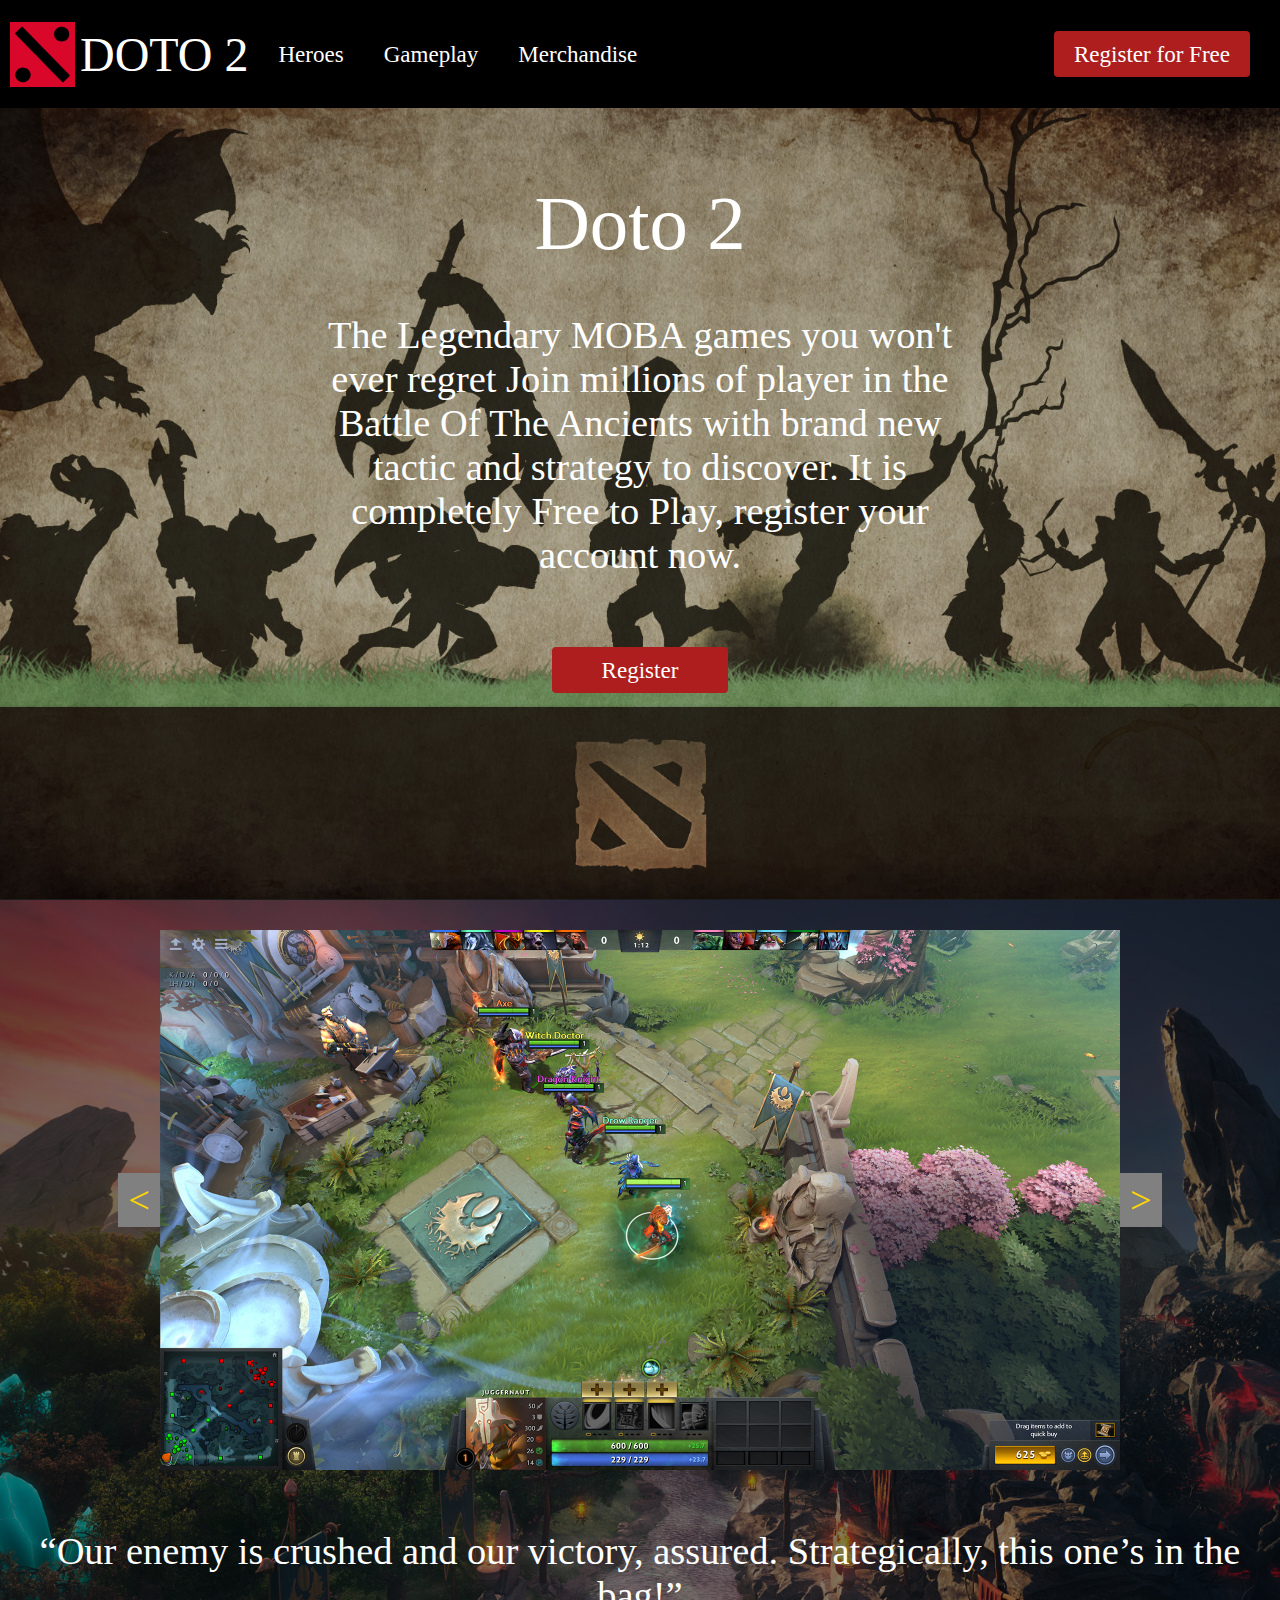
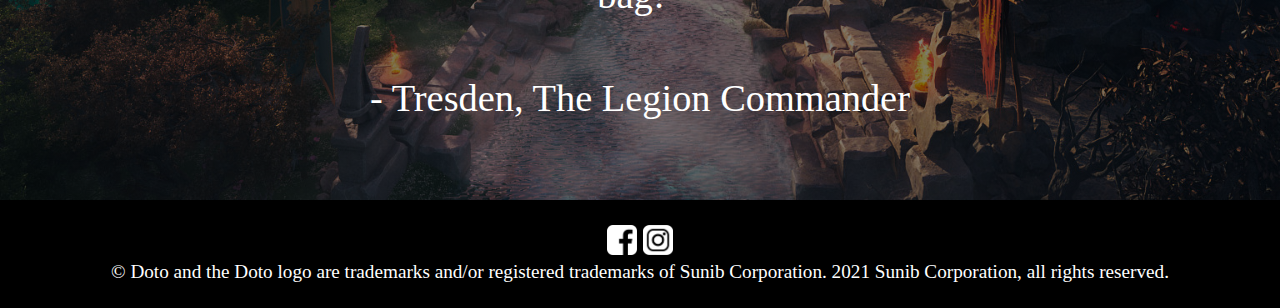
<file: docs/index.html>
<!DOCTYPE html>
<html lang="en">
<head>
    <meta charset="UTF-8">
    <meta http-equiv="X-UA-Compatible" content="IE=edge">
    <meta name="viewport" content="width=device-width, initial-scale=1.0">
    <title>Doto 2</title>
    <link rel="icon" href="Assets/favdoto2.ico">
    <link rel="stylesheet" href="homepage.css">
    <link href="//db.onlinewebfonts.com/c/f3258385782c4c96aa24fe8b5d5f9782?family=Old+English+Text+MT" rel="stylesheet" type="text/css"/>
    <link href="//db.onlinewebfonts.com/c/78d7bdc55148aaa3307a1e8ad735c40f?family=Goudy+Old+Style" rel="stylesheet" type="text/css"/>
    <script src="Jquery.js"></script>
</head>
<body>

    <!-- Viriyaputra Lawijaya - 2301866845
    Martin Jason Alfredo - 2301889073
    Benedictus Visto Kartika - 2301910026 -->


    <div id="header">
        <div class="logo">
            <a id="home" href="homepage.html"><img id="logoImg" src="Assets/Doto2-Logo.png" alt="Logo doto2">DOTO 2</a>
        </div>
        <div class="nav" id="navrespon1">
            <a href="heroes.html">Heroes</a>
        </div>
        <div class="nav" id="navrespon4">
            <a href="gameplay.html">Gameplay</a>
        </div>
        <div class="nav-merchandise" id="navrespon2">
            <a href="#">Merchandise</a>
            <div class="merchandise-dropdown">
                <div class="menu-merchandise">
                    <a href="apparels.html">Apparels</a>
                </div>
                <div class="menu-merchandise">
                    <a href="collectibles.html">Collectibles</a>
                </div>
            </div>
        </div>
        <div class="regisnav" id="navrespon3">
            <a href="register.html">Register for Free</a>
        </div>

        <a class="burgernav" href="#" onclick="responsive()">
            <div class="burger"></div>
            <div class="burger"></div>
            <div class="burger"></div>
        </a>

    </div>
    <div id="content">
        <div class="content1">
            <p id="judulcontent1">Doto 2</p>
            <p id="deskripsicontent1">The Legendary MOBA games you won't ever regret Join millions of player in the Battle Of The Ancients with brand new tactic and strategy to discover. It is completely Free to Play, register your account now.</p>
            <a href="register.html">Register</a>
        </div>  
        <div class="content2">

            <button id="previous"><</button>

            <div class="slider-content2">
                <div id="container-content2">
                    <img src="Assets/doto2_homepage_image_slider2.jpg" alt="Slider Image 1">
                    <img src="Assets/doto2_homepage_image_slider.jpg" alt="Slider Image 2">
                    <img src="Assets/doto2_homepage_image_slider3.jpg" alt="Slider image 3">
                </div>
            </div>

            <button id="next">></button>
            
            <p id="content2-text">“Our enemy is crushed and our victory, assured. Strategically, this one’s in the bag!”</p>
            <p id="content2-text2">- Tresden, The Legion Commander</p>

        </div>
    </div>
    <div id="footer">
        <div class="sosmed">
            <a href="https://www.facebook.com/"> <img src="Assets/logo_facebook.png" alt="Logo Facebook"></a>
            <a href="https://www.instagram.com/"> <img id="insta" src="Assets/logo_instagram.png" alt="Logo Instagram"></a>
        </div>
        <div class="copyright">
            <p>© Doto and the Doto logo are trademarks and/or registered trademarks of Sunib Corporation. 2021 Sunib Corporation, all rights reserved.</p>
        </div>
    </div>

    <script>
        let next = $('#next')
        let previous = $('#previous')
        let containerContent2 = $('#container-content2')
        let position = 0

        containerContent2.css({
            left: position + "%"
        })

        next.on('click', ()=>{
            if (position<200) {
                position += 100
            } else {
                position = 0
            }

            containerContent2.css({
                left: -position + "%"
            })
        })

        previous.on('click', ()=>{
            if (position>0) {
                position -= 100
            } else {
                position = 200
            }

            containerContent2.css({
                left: -position + "%"
            })
        })

        next.on('mouseover', ()=>{
            next.css({
                'background-color' : '#ae1e1e'
            })
        })

        next.on('mouseout', ()=>{
            next.css({
                'background-color' : 'gray'
            })
        })

        previous.on('mouseover', ()=>{
            previous.css({
                'background-color' : '#ae1e1e'
            })
        })

        previous.on('mouseout', ()=>{
            previous.css({
                'background-color' : 'gray'
            })
        })
    </script>

    <script src="register&respons.js"></script>

</body>
</html>
</file>
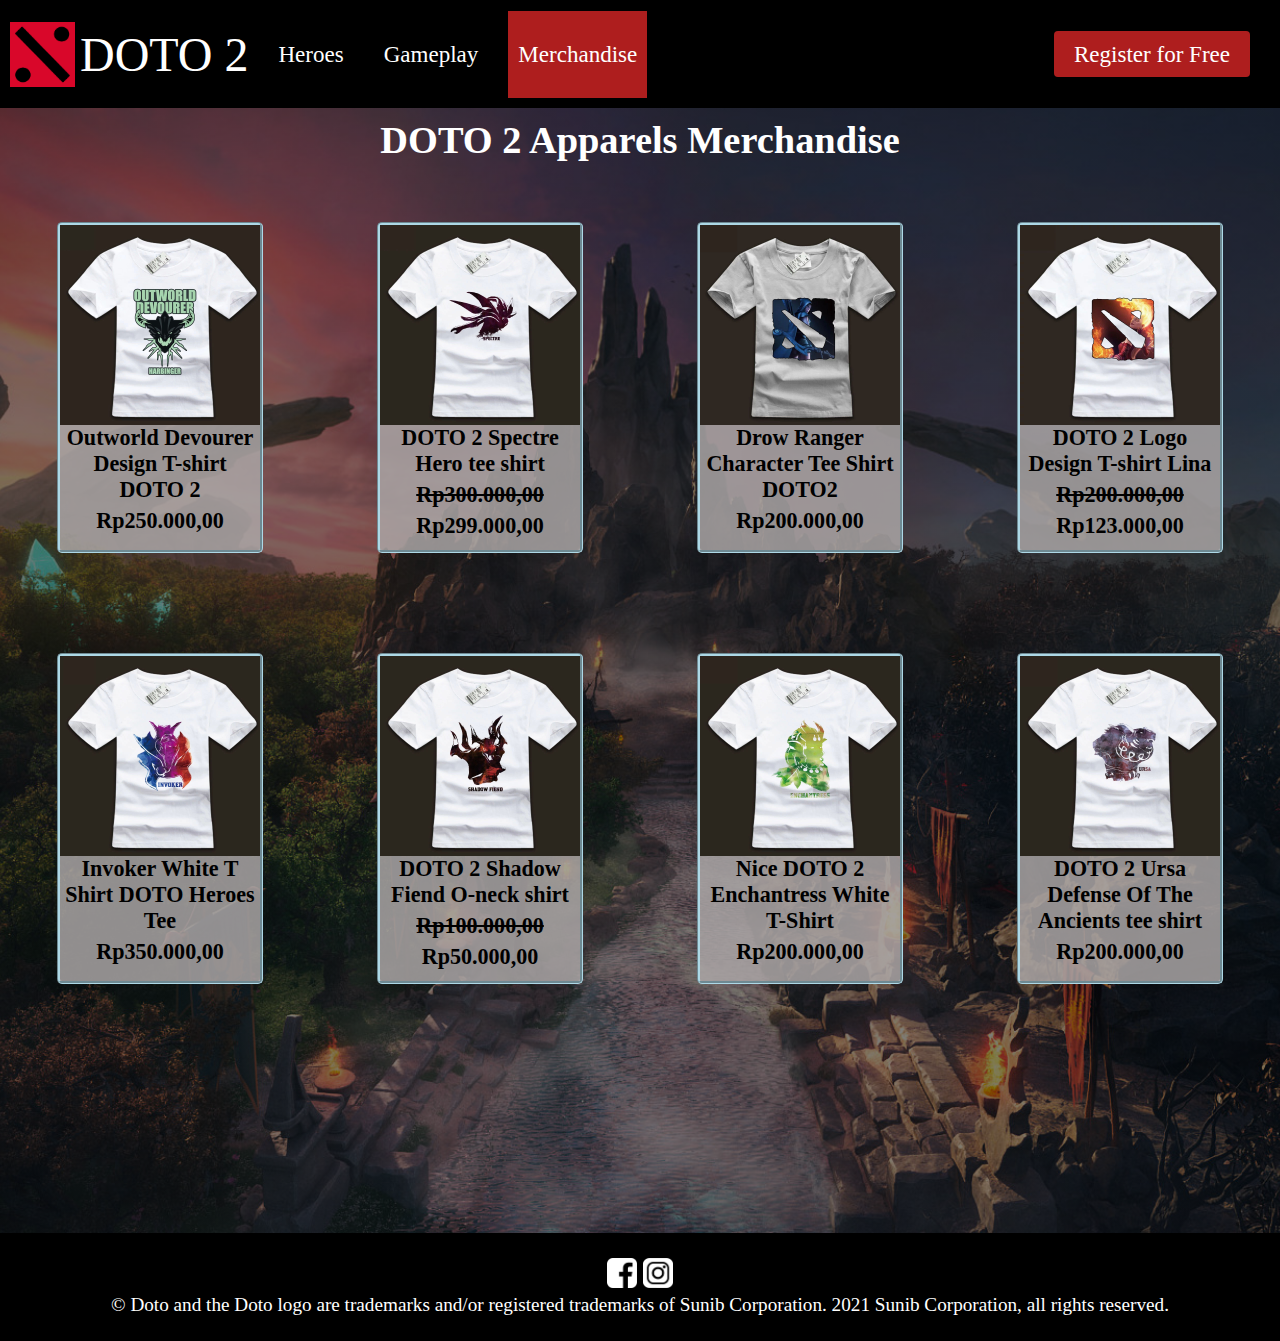
<file: docs/apparels.html>
<!DOCTYPE html>
<html lang="en">
<head>
    <meta charset="UTF-8">
    <meta http-equiv="X-UA-Compatible" content="IE=edge">
    <meta name="viewport" content="width=device-width, initial-scale=1.0">
    <title>Doto 2 Merchandise</title>
    <link rel="icon" href="Assets/favdoto2.ico">
    <link rel="stylesheet" href="apparels.css">
    <link href="//db.onlinewebfonts.com/c/f3258385782c4c96aa24fe8b5d5f9782?family=Old+English+Text+MT" rel="stylesheet"
        type="text/css" />
    <link href="//db.onlinewebfonts.com/c/78d7bdc55148aaa3307a1e8ad735c40f?family=Goudy+Old+Style" rel="stylesheet"
        type="text/css" />
</head>
<body>
    <div id="header">
        <div class="logo">
            <a id="home" href="homepage.html"><img id="logoImg" src="Assets/Doto2-Logo.png" alt="Logo doto2">DOTO 2</a>
        </div>
        <div class="nav" id="navrespon1">
            <a href="heroes.html">Heroes</a>
        </div>
        <div class="nav" id="navrespon4">
            <a href="gameplay.html">Gameplay</a>
        </div>
        <div class="nav-merchandise" id="nav-active">
            <a href="#">Merchandise</a>
            <div class="merchandise-dropdown">
                <div class="menu-merchandise">
                    <a href="apparels.html">Apparels</a>
                </div>
                <div class="menu-merchandise">
                    <a href="collectibles.html">Collectibles</a>
                </div>
            </div>
        </div>
        <div class="regisnav" id="navrespon3">
            <a href="register.html">Register for Free</a>
        </div>

        <a class="burgernav" href="#" onclick="merchandiseResponsive()">
            <div class="burger"></div>
            <div class="burger"></div>
            <div class="burger"></div>
        </a>

    </div>

    <div class="content">
        <div class="content-title">
            <h3>DOTO 2 Apparels Merchandise</h3>
        </div>
        <div class="content-container">
            <div class="content-box">
                <div class="content-pic">
                    <img src="Assets/doto2_apparels_1.jpg" alt="OD Shirt">
                </div>
                <div class="content-desc">
                    <h4>Outworld Devourer Design T-shirt DOTO 2</h4>
                    <h4>Rp250.000,00</h4>
                </div>
            </div>

            <div class="content-box">
                <div class="content-pic">
                    <img src="Assets/doto2_apparels_2.jpg" alt="Spectre">
                </div>
                <div class="content-desc">
                    <h4>DOTO 2 Spectre Hero tee shirt</h4>
                    <h4 id="spectre-price">Rp300.000,00</h4>
                    <h4>Rp299.000,00</h4>
                </div>
            </div>

            <div class="content-box">
                <div class="content-pic">
                    <img src="Assets/doto2_apparels_3.jpg" alt="Drow Ranger">
                </div>
                <div class="content-desc">
                    <h4>Drow Ranger Character Tee Shirt DOTO2</h4>
                    <h4>Rp200.000,00</h4>
                </div>
            </div>

            <div class="content-box">
                <div class="content-pic">
                    <img src="Assets/doto2_apparels_4.jpg" alt="Lina">
                </div>
                <div class="content-desc">
                    <h4>DOTO 2 Logo Design T-shirt Lina</h4>
                    <h4 id="lina-price">Rp200.000,00</h4>
                    <h4>Rp123.000,00</h4>
                </div>
            </div>
        </div>

        <div class="content-container">
            <div class="content-box">
                <div class="content-pic">
                    <img src="Assets/doto2_apparels_5.jpg" alt="Invoker">
                </div>
                <div class="content-desc">
                    <h4>Invoker White T Shirt DOTO Heroes Tee</h4>
                    <h4>Rp350.000,00</h4>
                </div>
            </div>

            <div class="content-box">
                <div class="content-pic">
                    <img src="Assets/doto2_apparels_6.jpg" alt="Shadow Fiend">
                </div>
                <div class="content-desc">
                    <h4>DOTO 2 Shadow Fiend O-neck shirt</h4>
                    <h4 id="sf-price">Rp100.000,00</h4>
                    <h4>Rp50.000,00</h4>
                </div>
            </div>

            <div class="content-box">
                <div class="content-pic">
                    <img src="Assets/doto2_apparels_7.jpg" alt="Enchantress">
                </div>
                <div class="content-desc">
                    <h4>Nice DOTO 2 Enchantress White T-Shirt</h4>
                    <h4>Rp200.000,00</h4>
                </div>
            </div>

            <div class="content-box">
                <div class="content-pic">
                    <img src="Assets/doto2_apparels_8.jpg" alt="Ursa">
                </div>
                <div class="content-desc">
                    <h4>DOTO 2 Ursa Defense Of The Ancients tee shirt</h4>
                    <h4>Rp200.000,00</h4>
                </div>
            </div>

        </div>

    </div>


    <div id="footer">
        <div class="sosmed">
            <a href="https://www.facebook.com/"> <img src="Assets/logo_facebook.png" alt="Logo Facebook"></a>
            <a href="https://www.instagram.com/"> <img id="insta" src="Assets/logo_instagram.png"
                    alt="Logo Instagram"></a>
        </div>
        <div class="copyright">
            <p>© Doto and the Doto logo are trademarks and/or registered trademarks of Sunib Corporation. 2021 Sunib
                Corporation, all rights reserved.</p>
        </div>
    </div>

    <script src="register&respons.js"></script>

</body>
</html>
</file>
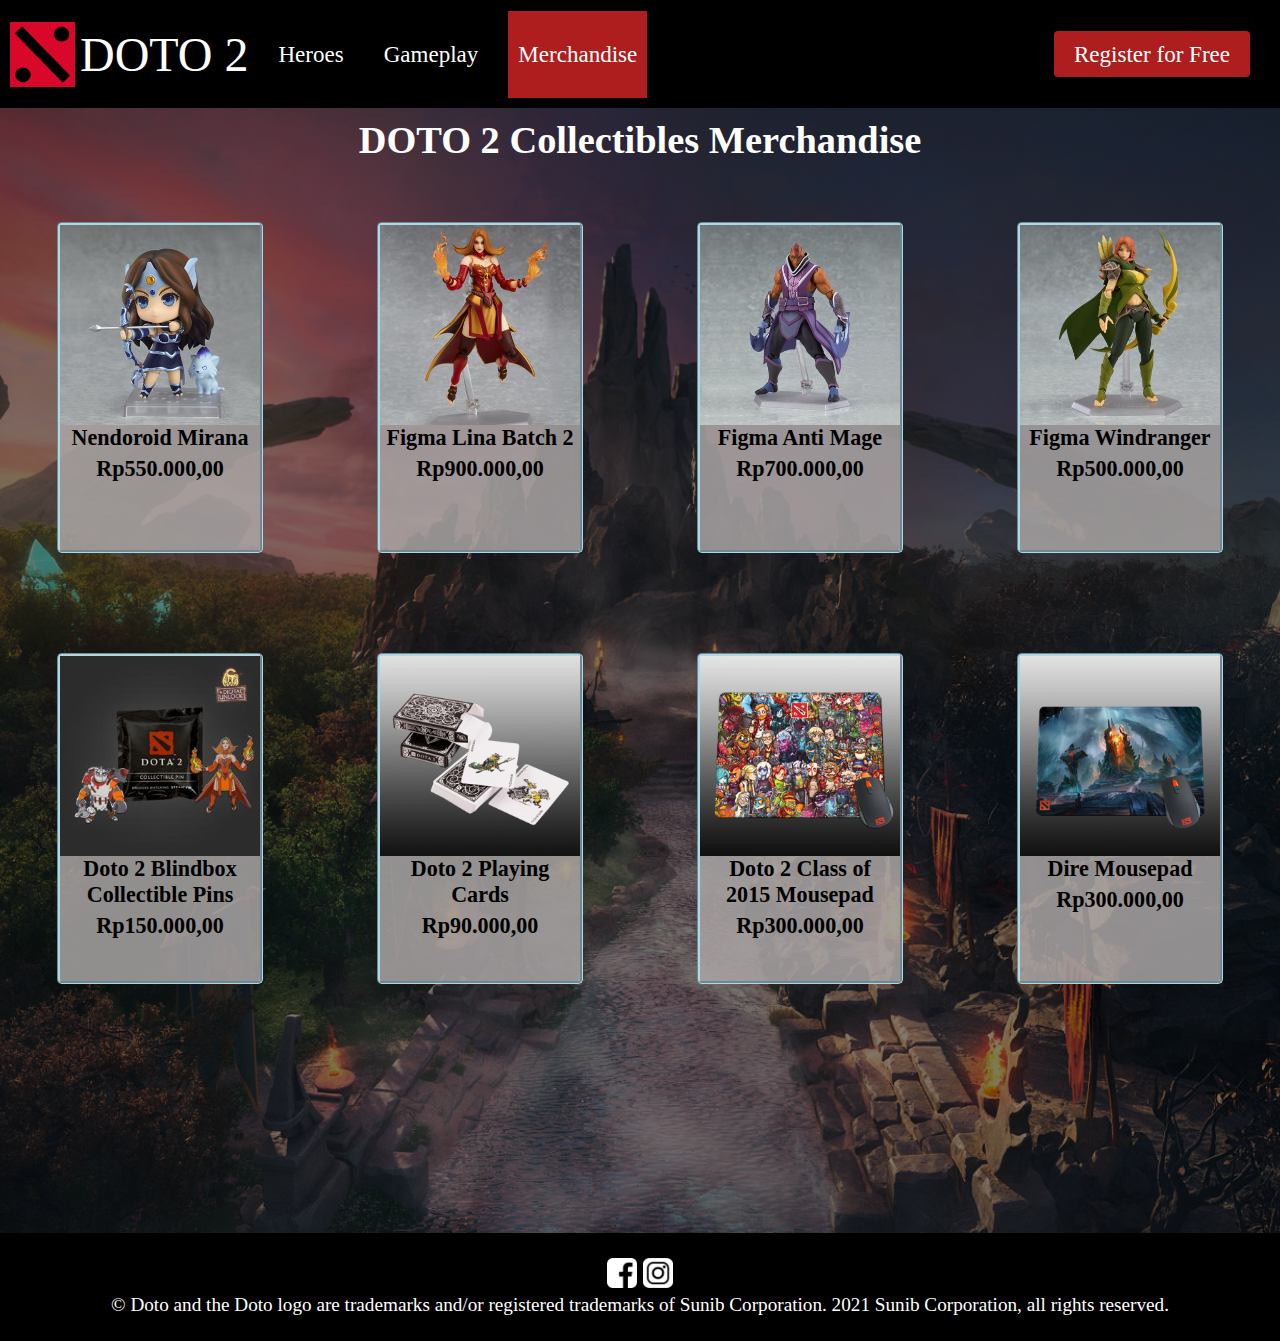
<file: docs/collectibles.html>
<!DOCTYPE html>
<html lang="en">
<head>
    <meta charset="UTF-8">
    <meta http-equiv="X-UA-Compatible" content="IE=edge">
    <meta name="viewport" content="width=device-width, initial-scale=1.0">
    <title>Doto 2 Merchandise</title>
    <link rel="icon" href="Assets/favdoto2.ico">
    <link rel="stylesheet" href="collectibles.css">
    <link href="//db.onlinewebfonts.com/c/f3258385782c4c96aa24fe8b5d5f9782?family=Old+English+Text+MT" rel="stylesheet"
        type="text/css" />
    <link href="//db.onlinewebfonts.com/c/78d7bdc55148aaa3307a1e8ad735c40f?family=Goudy+Old+Style" rel="stylesheet"
        type="text/css" />
</head>
<body>
    <div id="header">
        <div class="logo">
            <a id="home" href="homepage.html"><img id="logoImg" src="Assets/Doto2-Logo.png" alt="Logo doto2">DOTO 2</a>
        </div>
        <div class="nav" id="navrespon1">
            <a href="heroes.html">Heroes</a>
        </div>
        <div class="nav" id="navrespon4">
            <a href="gameplay.html">Gameplay</a>
        </div>
        <div class="nav-merchandise" id="nav-active">
            <a href="#">Merchandise</a>
            <div class="merchandise-dropdown">
                <div class="menu-merchandise">
                    <a href="apparels.html">Apparels</a>
                </div>
                <div class="menu-merchandise">
                    <a href="collectibles.html">Collectibles</a>
                </div>
            </div>
        </div>
        <div class="regisnav" id="navrespon3">
            <a href="register.html">Register for Free</a>
        </div>

        <a class="burgernav" href="#" onclick="merchandiseResponsive()">
            <div class="burger"></div>
            <div class="burger"></div>
            <div class="burger"></div>
        </a>

    </div>

    <div class="content">
        <div class="content-title">
            <h3>DOTO 2 Collectibles Merchandise</h3>
        </div>
        <div class="content-container">
            <div class="content-box">
                <div class="content-pic">
                    <img src="Assets/doto2_merchandise_1.jpg" alt="Nendoroid Mirana">
                </div>
                <div class="content-desc">
                    <h4>Nendoroid Mirana</h4>
                    <h4>Rp550.000,00</h4>
                </div>
            </div>

            <div class="content-box">
                <div class="content-pic">
                    <img src="Assets/doto2_merchandise_2.jpg" alt="Figma Lina Batch 2">
                </div>
                <div class="content-desc">
                    <h4>Figma Lina Batch 2</h4>
                    <h4>Rp900.000,00</h4>
                </div>
            </div>

            <div class="content-box">
                <div class="content-pic">
                    <img src="Assets/doto2_merchandise_3.jpg" alt="Figma Anti Mage">
                </div>
                <div class="content-desc">
                    <h4>Figma Anti Mage</h4>
                    <h4>Rp700.000,00</h4>
                </div>
            </div>

            <div class="content-box">
                <div class="content-pic">
                    <img src="Assets/doto2_merchandise_4.jpg" alt="Figma Windranger">
                </div>
                <div class="content-desc">
                    <h4>Figma Windranger</h4>
                    <h4>Rp500.000,00</h4>
                </div>
            </div>
        </div>

        <div class="content-container">
            <div class="content-box">
                <div class="content-pic">
                    <img src="Assets/doto2_merchandise_5.jpg" alt="Dota 2 Blindbox Collectible Pins">
                </div>
                <div class="content-desc">
                    <h4>Doto 2 Blindbox Collectible Pins</h4>
                    <h4>Rp150.000,00</h4>
                </div>
            </div>

            <div class="content-box">
                <div class="content-pic">
                    <img src="Assets/doto2_merchandise_6.png" alt="Dota 2 Playing Cards">
                </div>
                <div class="content-desc">
                    <h4>Doto 2 Playing Cards</h4>
                    <h4>Rp90.000,00</h4>
                </div>
            </div>

            <div class="content-box">
                <div class="content-pic">
                    <img src="Assets/doto2_merchandise_7.png" alt="Dota 2 Class of 2015 Mousepad">
                </div>
                <div class="content-desc">
                    <h4>Doto 2 Class of 2015 Mousepad</h4>
                    <h4>Rp300.000,00</h4>
                </div>
            </div>

            <div class="content-box">
                <div class="content-pic">
                    <img src="Assets/doto2_merchandise_8.png" alt="Dire Mousepad">
                </div>
                <div class="content-desc">
                    <h4>Dire Mousepad</h4>
                    <h4>Rp300.000,00</h4>
                </div>
            </div>

        </div>
    </div>


    <div id="footer">
        <div class="sosmed">
            <a href="https://www.facebook.com/"> <img src="Assets/logo_facebook.png" alt="Logo Facebook"></a>
            <a href="https://www.instagram.com/"> <img id="insta" src="Assets/logo_instagram.png"
                    alt="Logo Instagram"></a>
        </div>
        <div class="copyright">
            <p>© Doto and the Doto logo are trademarks and/or registered trademarks of Sunib Corporation. 2021 Sunib
                Corporation, all rights reserved.</p>
        </div>
    </div>

    <script src="register&respons.js"></script>

</body>
</html>
</file>
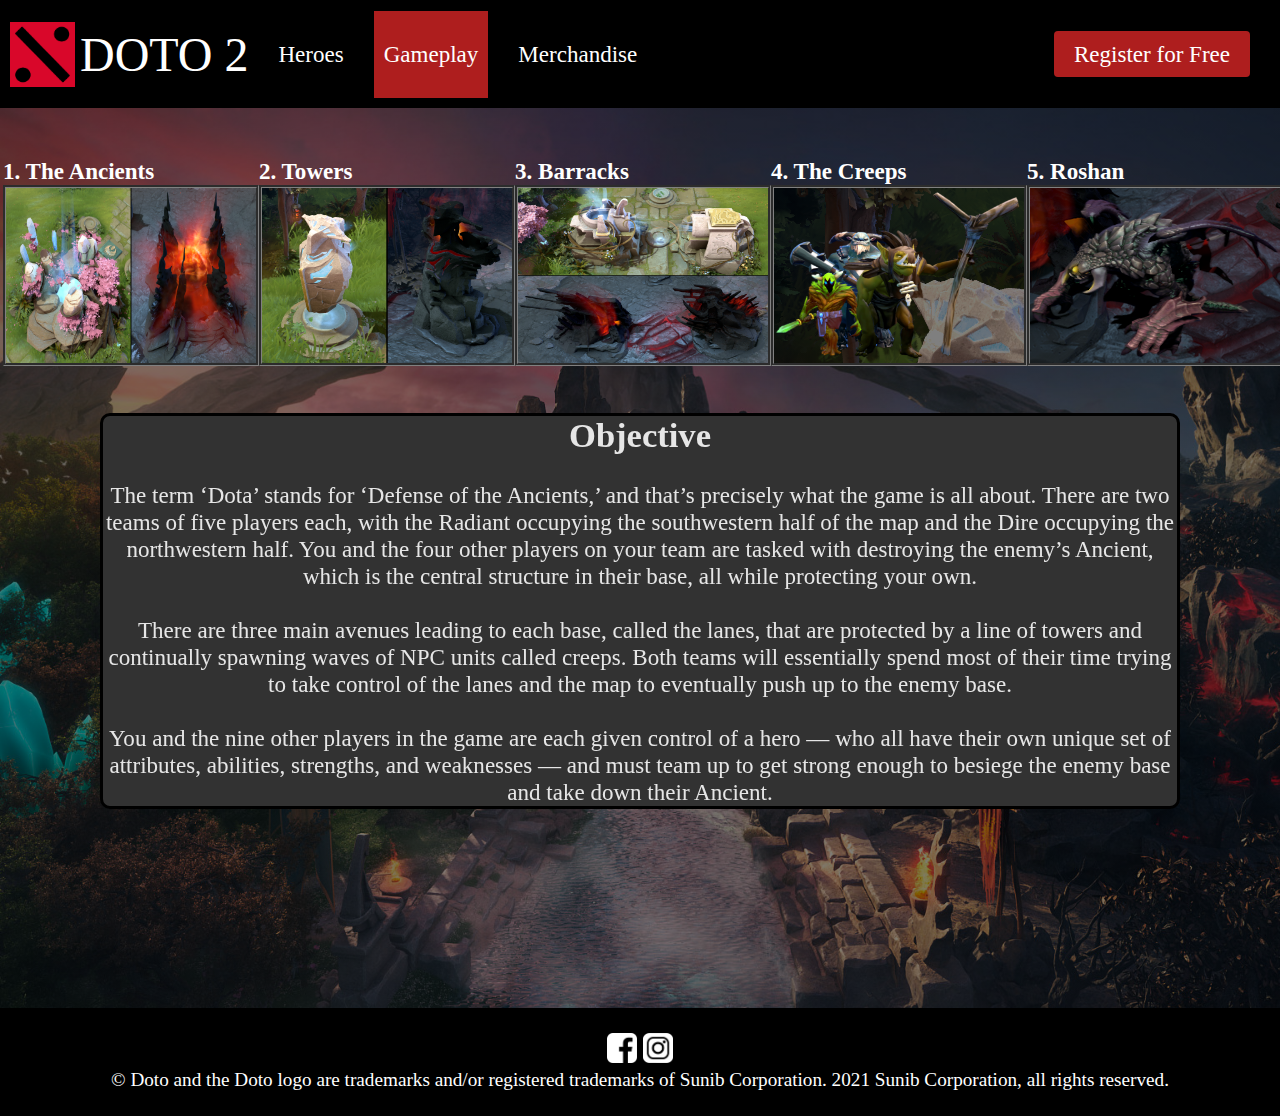
<file: docs/gameplay.html>
<!DOCTYPE html>
<html lang="en">

<head>
    <meta charset="UTF-8">
    <meta http-equiv="X-UA-Compatible" content="IE=edge">
    <meta name="viewport" content="width=device-width, initial-scale=1.0">
    <title>Doto 2 Gameplay</title>
    <link rel="icon" href="Assets/favdoto2.ico">
    <link rel="stylesheet" href="gameplay.css">
    <link href="//db.onlinewebfonts.com/c/f3258385782c4c96aa24fe8b5d5f9782?family=Old+English+Text+MT" rel="stylesheet"
        type="text/css" />
    <link href="//db.onlinewebfonts.com/c/78d7bdc55148aaa3307a1e8ad735c40f?family=Goudy+Old+Style" rel="stylesheet"
        type="text/css" />
    <script src="Jquery.js"></script>
</head>

<body>
    <div id="header">
        <div class="logo">
            <a id="home" href="homepage.html"><img id="logoImg" src="Assets/Doto2-Logo.png" alt="Logo doto2">DOTO 2</a>
        </div>
        <div class="nav" id="navrespon1">
            <a href="heroes.html">Heroes</a>
        </div>
        <div class="nav" id="nav-active">
            <a href="gameplay.html">Gameplay</a>
        </div>
        <div class="nav-merchandise" id="navrespon2">
            <a href="#">Merchandise</a>
            <div class="merchandise-dropdown">
                <div class="menu-merchandise">
                    <a href="apparels.html">Apparels</a>
                </div>
                <div class="menu-merchandise">
                    <a href="collectibles.html">Collectibles</a>
                </div>
            </div>
        </div>
        <div class="regisnav" id="navrespon3">
            <a href="register.html">Register for Free</a>
        </div>

        <a class="burgernav" href="#" onclick="gameplayResponsive()">
            <div class="burger"></div>
            <div class="burger"></div>
            <div class="burger"></div>
        </a>

    </div>

    <div class="content">
        <div class="gameplaypic">
            <div class="gppic">
                <h3>1. The Ancients</h3>
                <img id="ancient" src="Assets/doto2_ancient.png" alt="Ancient">
            </div>
            <div class="gppic">
                <h3>2. Towers</h3>
                <img id="tower" src="Assets/doto2_tower.png" alt="Tower">
            </div>
            <div class="gppic">
                <h3>3. Barracks</h3>
                <img id="barracks" src="Assets/doto2_barracks.png" alt="Barracks">
            </div>
            <div class="gppic">
                <h3>4. The Creeps</h3>
                <img id="creep" src="Assets/doto2_creep.png" alt="Creep">
            </div>
            <div class="gppic">
                <h3>5. Roshan</h3>
                <img id="roshan" src="Assets/doto2_roshan.png" alt="Roshan">
            </div>
        </div>
        <div class="gameplaydesc">
            <div class="gpdescObj">
                <h3>Objective</h3>
                <br>
                <p> The term ‘Dota’ stands for ‘Defense of the Ancients,’ and that’s precisely what the game is all
                    about. There are two teams of five players each, with the Radiant occupying the southwestern half of
                    the map and the Dire occupying the northwestern half. You and the four other players on your team
                    are tasked with destroying the enemy’s Ancient, which is the central structure in their base, all
                    while protecting your own.</p>
                <br>
                <p> There are three main avenues leading to each base, called the lanes, that are protected by a line of
                    towers and continually spawning waves of NPC units called creeps. Both teams will essentially spend
                    most of their time trying to take control of the lanes and the map to eventually push up to the
                    enemy base.</p>
                <br>
                <p> You and the nine other players in the game are each given control of a hero — who all have their own
                    unique set of attributes, abilities, strengths, and weaknesses — and must team up to get strong
                    enough to besiege the enemy base and take down their Ancient.</p>
            </div>
            <div class="gpdesc1">
                <h3>The Ancients</h3>
                <br>
                <p>The Ancients are the primary objective of the game, as whichever team destroys their enemy’s Ancient wins the game. While they can’t defend themselves, they are protected by two towers of the strongest tier, oh and an army of creeps and heroes too.</p>
                <br>
                <p>It should go without saying that taking down an Ancient is no easy feat. You and your team should be able coordinate an effective defense of your own Ancient as well as a plan of attack against that of the enemy if you want to win the game.</p>
            </div>
            <div class="gpdesc2">
                <h3>Towers</h3>
                <br>
                <p>Every lane for each side is fortified with three tiers of towers that progressively get stronger the closer they are to a team’s base, as well as a set barracks, often shortened as ‘rax.’</p>
                <br>
                <p>The tier one tower is located at the end of each lane near the point where the opposing creep waves meet, the tier two tower is at the halfway point of each lane, while the tier three tower is located above each ramp leading into a team’s base. There is also a fourth tier of two towers that protect each team’s Ancient.</p>
            </div>
            <div class="gpdesc3">
                <h3>Barracks</h3>
                <br>
                <p>The barracks are buildings that, when destroyed, will make the opposing creeps in that lane stronger. There are two kinds of barracks, the melee and the ranged, corresponding to the first two types of lane creeps.</p>
                <br>
                <p>The Melee Barracks is more robust and is able to slowly regenerate its health, while the Ranged Barracks is easier to take down and has no health regeneration. Barracks are invulnerable until the tier three tower guarding them is destroyed.</p>
            </div>
            <div class="gpdesc4">
                <h3>The Creeps</h3>
                <br>
                <p>While the heroes fighting for both teams are the primary driving forces in the war of the Ancients, NPC units called ‘creeps’ form the armies of both sides and populate the map. More than just being a never-ending tide of units clashing in the lanes and besieging towers, creeps are also the primary source of gold and experience for heroes.</p>
            </div>
            <div class="gpdesc5">
                <h3>Roshan</h3>
                <br>
                <p>Roshan the Immortal is the most powerful neutral creep in Dota 2, located in a pit in the middle of the northeastern part of the river.</p>
                <br>
                <p>Roshan is not like the other neutral creeps that can be easily taken down with a few attacks. He outclasses any hero one-on-one in most situations, and it usually takes an entire team to bring him down. Any attempt to take on Roshan needs the correct timing and approach since he is one of the major deciding factors in the game.</p>
                <br>
                <p>A team who can successfully take down Roshan not only earns a sizable bounty of gold and experience, but also a variety of rewards. The first is the Aegis of the Immortal, which is dropped every time Roshan is slain. Whoever holds the Aegis will come back to life with full health and mana once they are killed, though Roshan will reclaim it once he respawns.</p>
            </div>
        </div>
    </div>


    <div id="footer">
        <div class="sosmed">
            <a href="https://www.facebook.com/"> <img src="Assets/logo_facebook.png" alt="Logo Facebook"></a>
            <a href="https://www.instagram.com/"> <img id="insta" src="Assets/logo_instagram.png"
                    alt="Logo Instagram"></a>
        </div>
        <div class="copyright">
            <p>© Doto and the Doto logo are trademarks and/or registered trademarks of Sunib Corporation. 2021 Sunib
                Corporation, all rights reserved.</p>
        </div>
    </div>


    <script>
        let ancient = $('#ancient')
        let gpdescObj = $('.gpdescObj')
        let gpdesc1 = $('.gpdesc1')
        let tower = $('#tower')
        let gpdesc2 = $('.gpdesc2')
        let barracks = $('#barracks')
        let gpdesc3 = $('.gpdesc3')
        let creep = $('#creep')
        let gpdesc4 = $('.gpdesc4')
        let roshan = $('#roshan')
        let gpdesc5 = $('.gpdesc5')

        ancient.on('click', ()=>{
            gpdescObj.css({
                'display' : 'none'
            })
            gpdesc1.css({
                'display' : 'block'
            })
            gpdesc2.css({
                'display' : 'none'
            })
            gpdesc3.css({
                'display' : 'none'
            })
            gpdesc4.css({
                'display' : 'none'
            })
            gpdesc5.css({
                'display' : 'none'
            })
        })

        tower.on('click', ()=>{
            gpdescObj.css({
                'display' : 'none'
            })
            gpdesc1.css({
                'display' : 'none'
            })
            gpdesc2.css({
                'display' : 'block'
            })
            gpdesc3.css({
                'display' : 'none'
            })
            gpdesc4.css({
                'display' : 'none'
            })
            gpdesc5.css({
                'display' : 'none'
            })
        })

        barracks.on('click', ()=>{
            gpdescObj.css({
                'display' : 'none'
            })
            gpdesc1.css({
                'display' : 'none'
            })
            gpdesc2.css({
                'display' : 'none'
            })
            gpdesc3.css({
                'display' : 'block'
            })
            gpdesc4.css({
                'display' : 'none'
            })
            gpdesc5.css({
                'display' : 'none'
            })
        })

        creep.on('click', ()=>{
            gpdescObj.css({
                'display' : 'none'
            })
            gpdesc1.css({
                'display' : 'none'
            })
            gpdesc2.css({
                'display' : 'none'
            })
            gpdesc3.css({
                'display' : 'none'
            })
            gpdesc4.css({
                'display' : 'block'
            })
            gpdesc5.css({
                'display' : 'none'
            })
        })

        roshan.on('click', ()=>{
            gpdescObj.css({
                'display' : 'none'
            })
            gpdesc1.css({
                'display' : 'none'
            })
            gpdesc2.css({
                'display' : 'none'
            })
            gpdesc3.css({
                'display' : 'none'
            })
            gpdesc4.css({
                'display' : 'none'
            })
            gpdesc5.css({
                'display' : 'block'
            })
        })

    </script>

    <script src="register&respons.js"></script>

</body>

</html>
</file>
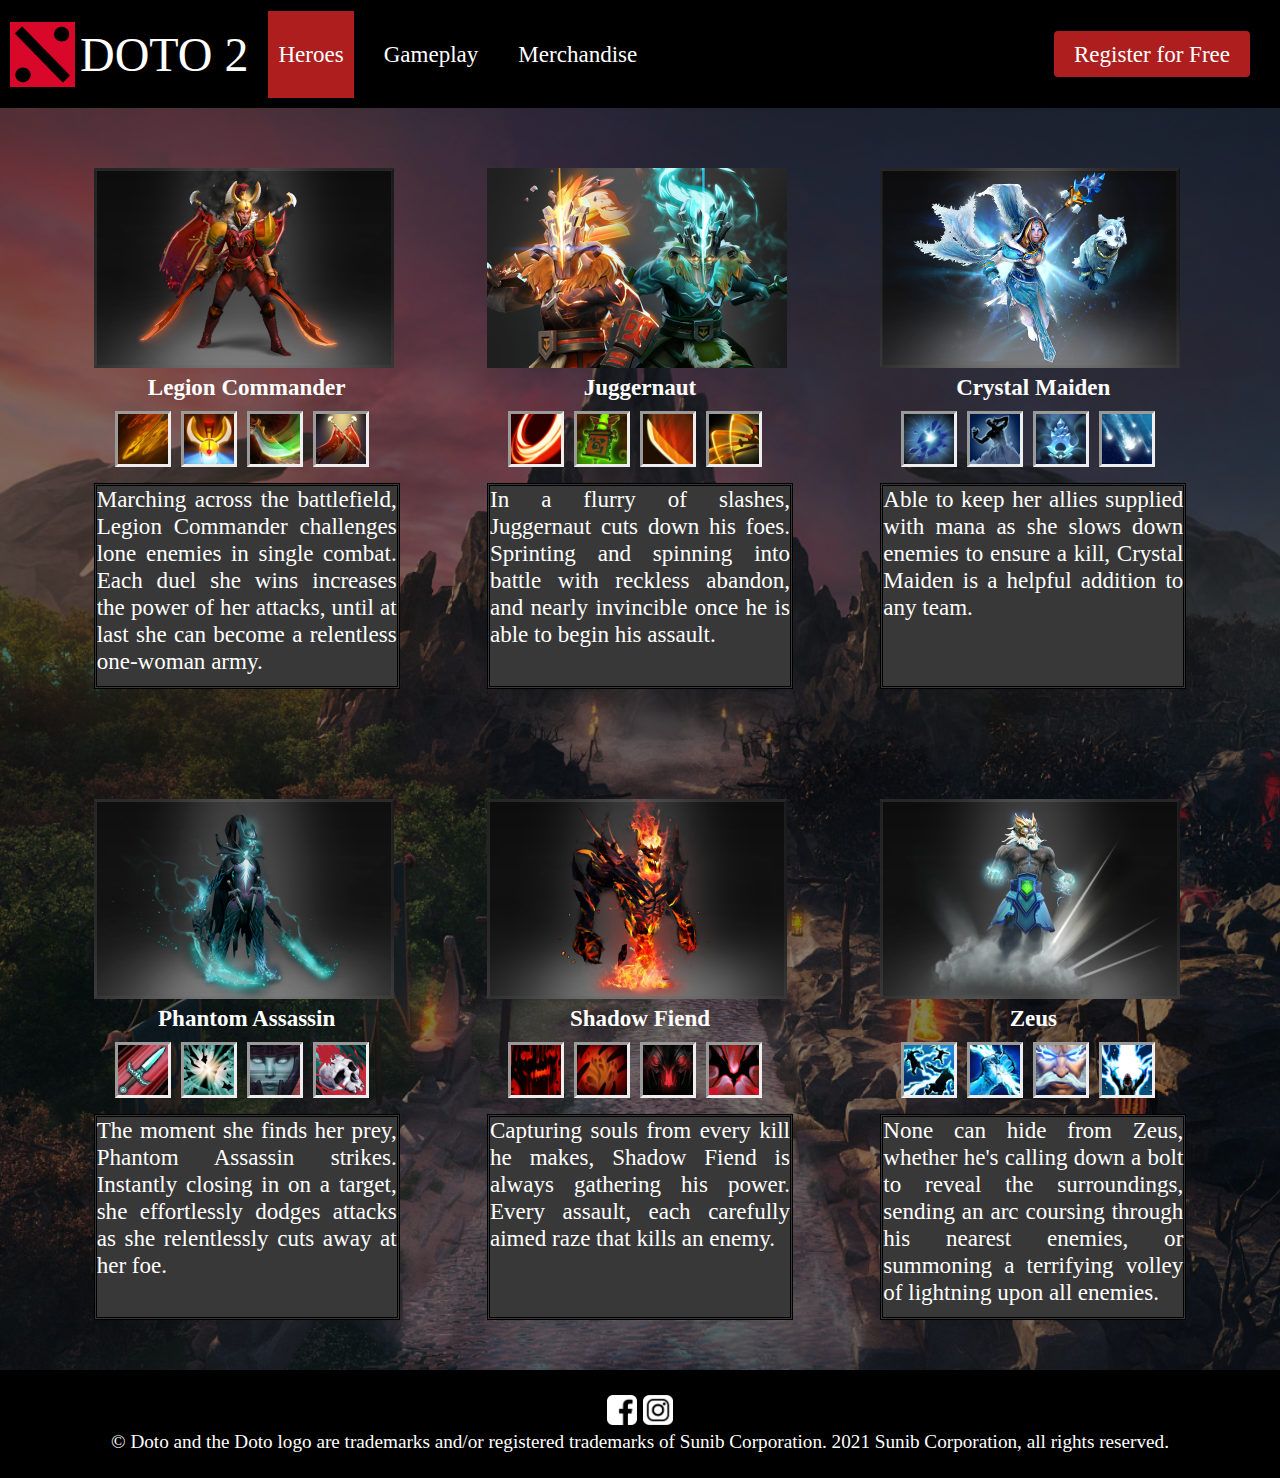
<file: docs/heroes.html>
<!DOCTYPE html>
<html lang="en">
<head>
    <meta charset="UTF-8">
    <meta http-equiv="X-UA-Compatible" content="IE=edge">
    <meta name="viewport" content="width=device-width, initial-scale=1.0">
    <title>Doto 2 Heroes</title>
    <link rel="icon" href="Assets/favdoto2.ico">
    <link rel="stylesheet" href="heroes.css">
    <link href="//db.onlinewebfonts.com/c/f3258385782c4c96aa24fe8b5d5f9782?family=Old+English+Text+MT" rel="stylesheet" type="text/css"/>
    <link href="//db.onlinewebfonts.com/c/78d7bdc55148aaa3307a1e8ad735c40f?family=Goudy+Old+Style" rel="stylesheet" type="text/css"/>
    <script src="Jquery.js"></script>
</head>
<body>
    <div id="header">
        <div class="logo">
            <a id="home" href="homepage.html"><img id="logoImg" src="Assets/Doto2-Logo.png" alt="Logo doto2">DOTO 2</a>
        </div>
        <div class="nav" id="nav-active">
            <a href="heroes.html">Heroes</a>
        </div>
        <div class="nav" id="navrespon4">
            <a href="gameplay.html">Gameplay</a>
        </div>
        <div class="nav-merchandise" id="navrespon2">
            <a href="#">Merchandise</a>
            <div class="merchandise-dropdown">
                <div class="menu-merchandise">
                    <a href="apparels.html">Apparels</a>
                </div>
                <div class="menu-merchandise">
                    <a href="collectibles.html">Collectibles</a>
                </div>
            </div>
        </div>
        <div class="regisnav" id="navrespon3">
            <a href="register.html">Register for Free</a>
        </div>

        <a class="burgernav" href="#" onclick="heroesResponsive()">
            <div class="burger"></div>
            <div class="burger"></div>
            <div class="burger"></div>
        </a>

    </div>

    <div class="content">
        <div class="hero">
            <div class="hero-split">
                <img src="Assets/legioncommander_pic.png" alt="Legion Commander">
                <div class="hero-container">
                    <div class="hero-title">
                        <h2>Legion Commander</h2>
                    </div>
                    <div class="skill-box">
                        <div class="skill">
                            <img id ="lc1" src="Assets/legion_commander_skill1.png" alt="Overwhelming Even">
                        </div>
                        <div class="skill">
                            <img id ="lc2" src="Assets/legion_commander_skill2.png" alt="Press The Defense">
                        </div>
                        <div class="skill">
                            <img id ="lc3" src="Assets/legion_commander_skill3.png" alt="Moment of Coward">
                        </div>
                        <div class="skill">
                            <img id ="lc4" src="Assets/legion_commander_skill4.png" alt="Gladiator">
                        </div>
                    </div>
                    <div class="skill-desc">
                        <div id="lcHistory">
                            <p>Marching across the battlefield, Legion Commander challenges lone enemies in single combat. Each duel she wins increases the power of her attacks, until at last she can become a relentless one-woman army.</p>
                        </div>
                        <div id="lcDesc1">
                            <h3>OVERWHELMING EVENS</h3>
                            <p>Turns the enemies' numbers against them, dealing damage and granting you bonus movement speed per unit or per hero. Deals bonus damage to illusions and summoned units as a percent of their current health.</p>
                        </div>
                        <div id="lcDesc2">
                            <h3>PRESS THE DEFENSE</h3>
                            <p>Removes debuffs and disables from the target friendly unit, and grants bonus attack speed and health regen for a short time. DISPEL TYPE: Strong Dispel</p>
                        </div>
                        <div id="lcDesc3">
                            <h3>MOMENT OF COWARD</h3>
                            <p>When attacked, Legion Commander has a chance to immediately counterattack with bonus lifesteal.</p>
                        </div>
                        <div id="lcDesc4">
                            <h3>GLADIATOR</h3>
                            <p>Legion Commander and the target enemy hero are forced to attack each other for a short duration. Neither hero can use items or abilities. If either hero dies during the duration, the hero winning the Duel gains permanent bonus damage.</p>
                        </div>
                    </div>
                </div>
            </div>

            <div class="hero-split">
                <img src="Assets/juggernaut_pic.png" alt="Juggernaut">
                <div class="hero-container">
                    <div class="hero-title">
                        <h2>Juggernaut</h2>
                    </div>
                    <div class="skill-box">
                        <div class="skill">
                            <img id="jugger1" src="Assets/juggernaut_skill1.png" alt="Sword Fury">
                        </div>
                        <div class="skill">
                            <img id="jugger2" src="Assets/juggernaut_skill2.png" alt="Healing Wart">
                        </div>
                        <div class="skill">
                            <img id="jugger3" src="Assets/juggernaut_skill3.png" alt="Sword Dance">
                        </div>
                        <div class="skill">
                            <img id="jugger4" src="Assets/juggernaut_skill4.png" alt="Omnivora">
                        </div>
                    </div>
                    <div class="skill-desc">
                        <div id="juggerHistory">
                            <p>In a flurry of slashes, Juggernaut cuts down his foes. Sprinting and spinning into battle with reckless abandon, and nearly invincible once he is able to begin his assault.</p>
                        </div>
                        <div id="juggerDesc1">
                            <h3>SWORD FURY</h3>
                            <p>Causes a bladestorm of destructive force around Juggernaut, rendering him immune to magic and dealing damage to nearby enemy units. DISPEL TYPE: Basic Dispel</p>
                        </div>
                        <div id="juggerDesc2">
                            <h3>HEALING WART</h3>
                            <p>Summons a Healing Ward which heals all nearby allied units, based on their max health. The Healing Ward moves at 350 movement speed after being summoned. Lasts 25.0 seconds.</p>
                        </div>
                        <div id="juggerDesc3">
                            <h3>SWORD DANCE</h3>
                            <p>Gives Juggernaut a chance to deal critical damage on each attack.</p>
                        </div>
                        <div id="juggerDesc4">
                            <h3>OMNIVORA</h3>
                            <p>Juggernaut leaps towards the target enemy units, and then slashes the target and other nearby enemy units at an increased attack rate. Juggernaut is invulnerable for the duration.</p>
                        </div>
                    </div>
                </div>
            </div>

            <div class="hero-split">
                <img src="Assets/crystal_maiden_pic.png" alt="Crystal Maiden">
                <div class="hero-container">
                    <div class="hero-title">
                        <h2>Crystal Maiden</h2>
                    </div>
                    <div class="skill-box">
                        <div class="skill">
                            <img id="cm1" src="Assets/crystal_maiden_skill1.png" alt="Keristal Nova">
                        </div>
                        <div class="skill">
                            <img id="cm2" src="Assets/crystal_maiden_skill2.png" alt="Frostlick">
                        </div>
                        <div class="skill">
                            <img id="cm3" src="Assets/crystal_maiden_skill3.png" alt="Arcane Feel">
                        </div>
                        <div class="skill">
                            <img id="cm4" src="Assets/crystal_maiden_skill4.png" alt="Freezing Lawn">
                        </div>
                    </div>
                    <div class="skill-desc">
                        <div id="cmHistory">
                            <p>Able to keep her allies supplied with mana as she slows down enemies to ensure a kill, Crystal Maiden is a helpful addition to any team.</p>
                        </div>
                        <div id="cmDesc1">
                            <h3>KERISTAL NOVA</h3>
                            <p>A burst of damaging frost slows enemy movement and attack rate in the targeted area.</p>
                        </div>
                        <div id="cmDesc2">
                            <h3>FROSTLICK</h3>
                            <p>Encases an enemy unit in ice, prohibiting movement and attack, while dealing damage over time. Lasts 10.0 seconds on creeps level 6 or lower.</p>
                        </div>
                        <div id="cmDesc3">
                            <h3>ARCANE FEEL</h3>
                            <p>Gives additional mana regeneration to all friendly units on the map. This bonus is increased for Crystal Maiden.</p>
                        </div>
                        <div id="cmDesc4">
                            <h3>FREEZING LAWN</h3>
                            <p>CHANNELED - Surrounds Crystal Maiden with random icy explosions that slow enemies and deal massive damage. Grants bonus armor while channeling. Lasts 10.0 seconds.</p>
                        </div>
                    </div>
                </div>
            </div>

        </div>

        <div class="hero">
            <div class="hero-split">
                <img src="Assets/phantomassassin_pic.png" alt="Phantom Assassin">
                <div class="hero-container">
                    <div class="hero-title">
                        <h2>Phantom Assassin</h2>
                    </div>
                    <div class="skill-box">
                        <div class="skill">
                            <img id ="pa1" src="Assets/phantom_assassin_skill1.png" alt="Stifling Knife">
                        </div>
                        <div class="skill">
                            <img id ="pa2" src="Assets/phantom_assassin_skill2.png" alt="Shadow Strike">
                        </div>
                        <div class="skill">
                            <img id ="pa3" src="Assets/phantom_assassin_skill3.png" alt="Burem">
                        </div>
                        <div class="skill">
                            <img id ="pa4" src="Assets/phantom_assassin_skill4.png" alt="Coup De Gores">
                        </div>
                    </div>
                    <div class="skill-desc">
                        <div id="paHistory">
                            <p>The moment she finds her prey, Phantom Assassin strikes. Instantly closing in on a target, she effortlessly dodges attacks as she relentlessly cuts away at her foe.</p>
                        </div>
                        <div id="paDesc1">
                            <h3>STIFLING KNIFE</h3>
                            <p>Throws a dagger slowing the enemy unit's movement speed, dealing 65+25% of Phantom Assassin's attack damage as physical damage and applying attack effects from items and abilities.</p>
                        </div>
                        <div id="paDesc2">
                            <h3>SHADOW STRIKE</h3>
                            <p>Teleports to a unit, friendly or enemy, and grants bonus attack speed while attacking if it's an enemy unit.</p>
                        </div>
                        <div id="paDesc3">
                            <h3>BUREM</h3>
                            <p>Phantom Assassin focuses inward, increasing her ability to evade enemy attacks. Can be activated to blur her body, causing her to be impossible to see until near enemy heroes. Stacks diminishingly with other sources of Evasion.</p>
                        </div>
                        <div id="paDesc4">
                            <h3>COUP DE GORES</h3>
                            <p>Phantom Assassin refines her combat abilities, gaining a chance of delivering a devastating critical strike to enemy units. Stifling Dagger shares the same critical strike chance.</p>
                        </div>
                    </div>
                </div>
            </div>

            <div class="hero-split">
                <img src="Assets/shadowfiend_pic.png" alt="Shadow Fiend">
                <div class="hero-container">
                    <div class="hero-title">
                        <h2>Shadow Fiend</h2>
                    </div>
                    <div class="skill-box">
                        <div class="skill">
                            <img id="sf1" src="Assets/shadowfiend_skill1.png" alt="Shadow Razer">
                        </div>
                        <div class="skill">
                            <img id="sf2" src="Assets/shadowfiend_skill2.png" alt="Necroministry">
                        </div>
                        <div class="skill">
                            <img id="sf3" src="Assets/shadowfiend_skill3.png" alt="Presence of the evil lord">
                        </div>
                        <div class="skill">
                            <img id="sf4" src="Assets/shadowfiend_skill4.png" alt="Requiem of life">
                        </div>
                    </div>
                    <div class="skill-desc">
                        <div id="sfHistory">
                            <p>Capturing souls from every kill he makes, Shadow Fiend is always gathering his power. Every assault, each carefully aimed raze that kills an enemy.</p>
                        </div>
                        <div id="sfDesc1">
                            <h3>SHADOW RAZER</h3>
                            <p>Shadow Fiend razes the ground directly in front of him, dealing damage to enemy units in the area. Adds a stacking damage amplifier on the target that causes the enemy to take bonus Shadow Raze damage per stack.</p>
                        </div>
                        <div id="sfDesc2">
                            <h3>NECROMINISTRY</h3>
                            <p>Shadow Fiend steals the soul from units he kills, gaining bonus damage. On death, he releases 40% of them from bondage.</p>
                        </div>
                        <div id="sfDesc3">
                            <h3>PRESENCE OF THE EVIL LORD</h3>
                            <p>Shadow Fiend's presence reduces the armor of nearby enemies.</p>
                        </div>
                        <div id="sfDesc4">
                            <h3>REQUIEM OF LIFE</h3>
                            <p>Shadow Fiend gathers his captured souls to release them as lines of demonic energy. Units near Shadow Fiend when the souls are released can be damaged by several lines of energy.</p>
                        </div>
                    </div>
                </div>
            </div>

            <div class="hero-split">
                <img src="Assets/zeus_pic.png" alt="Zeus">
                <div class="hero-container">
                    <div class="hero-title">
                        <h2>Zeus</h2>
                    </div>
                    <div class="skill-box">
                        <div class="skill">
                            <img id="zeus1" src="Assets/zeus_skill1.png" alt="Arc Thunder">
                        </div>
                        <div class="skill">
                            <img id="zeus2" src="Assets/zeus_skill2.png" alt="Thunder Bolt">
                        </div>
                        <div class="skill">
                            <img id="zeus3" src="Assets/zeus_skill3.png" alt="Static Lawn">
                        </div>
                        <div class="skill">
                            <img id="zeus4" src="Assets/zeus_skill4.png" alt="Thundergod's Anger">
                        </div>
                    </div>
                    <div class="skill-desc">
                        <div id="zeusHistory">
                            <p>None can hide from Zeus, whether he's calling down a bolt to reveal the surroundings, sending an arc coursing through his nearest enemies, or summoning a terrifying volley of lightning upon all enemies.</p>
                        </div>
                        <div id="zeusDesc1">
                            <h3>ARC THUNDER</h3>
                            <p>Hurls a bolt of lightning that leaps through nearby enemy units.</p>
                        </div>
                        <div id="zeusDesc2">
                            <h3>THUNDER BOLT</h3>
                            <p>Calls down a bolt of lightning to strike an enemy unit, causing damage and a mini-stun. When cast, Lightning Bolt briefly provides unobstructed vision and True Sight around the target in a 750 radius.</p>
                        </div>
                        <div id="zeusDesc3">
                            <h3>STATIC LAWN</h3>
                            <p>Zeus shocks any enemy hit by his abilities, causing damage proportional to their current health.</p>
                        </div>
                        <div id="zeusDesc4">
                            <h3>THUNDERGOD'S ANGER</h3>
                            <p>Strikes all enemy heroes with a bolt of lightning, no matter where they may be. Thundergod's Wrath also provides True Sight around each hero struck.</p>
                        </div>
                    </div>
                </div>
            </div>

        </div>

    </div>

    <div id="footer">
        <div class="sosmed">
            <a href="https://www.facebook.com/"> <img src="Assets/logo_facebook.png" alt="Logo Facebook"></a>
            <a href="https://www.instagram.com/"> <img id="insta" src="Assets/logo_instagram.png" alt="Logo Instagram"></a>
        </div>
        <div class="copyright">
            <p>© Doto and the Doto logo are trademarks and/or registered trademarks of Sunib Corporation. 2021 Sunib Corporation, all rights reserved.</p>
        </div>
    </div>

    <script>
        //legion commander
        let lcHistory = $('#lcHistory')
        let lc1 = $('#lc1')
        let lcDesc1 = $('#lcDesc1')
        let lc2 = $('#lc2')
        let lcDesc2 = $('#lcDesc2')
        let lc3 = $('#lc3')
        let lcDesc3 = $('#lcDesc3')
        let lc4 = $('#lc4')
        let lcDesc4 = $('#lcDesc4')

        lc1.on('mouseover', ()=>{
            lcHistory.css({
                'display' : 'none'
            })
            lcDesc1.css({
                'display': 'block'
            })
        })
        lc1.on('mouseout', ()=>{
            lcHistory.css({
                'display' : 'block'
            })
            lcDesc1.css({
                'display': 'none'
            })
        })

        lc2.on('mouseover', ()=>{
            lcHistory.css({
                'display' : 'none'
            })
            lcDesc2.css({
                'display': 'block',
            })
        })
        lc2.on('mouseout', ()=>{
            lcHistory.css({
                'display' : 'block'
            })
            lcDesc2.css({
                'display': 'none'
            })
        })

        lc3.on('mouseover', ()=>{
            lcHistory.css({
                'display' : 'none'
            })
            lcDesc3.css({
                'display': 'block'
            })
        })
        lc3.on('mouseout', ()=>{
            lcHistory.css({
                'display' : 'block'
            })
            lcDesc3.css({
                'display': 'none'
            })
        })

        lc4.on('mouseover', ()=>{
            lcHistory.css({
                'display' : 'none'
            })
            lcDesc4.css({
                'display': 'block'
            })
        })
        lc4.on('mouseout', ()=>{
            lcHistory.css({
                'display' : 'block'
            })
            lcDesc4.css({
                'display': 'none'
            })
        })

        //jugger
        let juggerHistory = $('#juggerHistory')
        let jugger1 = $('#jugger1')
        let juggerDesc1 = $('#juggerDesc1')
        let jugger2 = $('#jugger2')
        let juggerDesc2 = $('#juggerDesc2')
        let jugger3 = $('#jugger3')
        let juggerDesc3 = $('#juggerDesc3')
        let jugger4 = $('#jugger4')
        let juggerDesc4 = $('#juggerDesc4')

        jugger1.on('mouseover', ()=>{
            juggerHistory.css({
                'display' : 'none'
            })
            juggerDesc1.css({
                'display': 'block'
            })
        })
        jugger1.on('mouseout', ()=>{
            juggerHistory.css({
                'display' : 'block'
            })
            juggerDesc1.css({
                'display': 'none'
            })
        })

        jugger2.on('mouseover', ()=>{
            juggerHistory.css({
                'display' : 'none'
            })
            juggerDesc2.css({
                'display': 'block',
            })
        })
        jugger2.on('mouseout', ()=>{
            juggerHistory.css({
                'display' : 'block'
            })
            juggerDesc2.css({
                'display': 'none'
            })
        })

        jugger3.on('mouseover', ()=>{
            juggerHistory.css({
                'display' : 'none'
            })
            juggerDesc3.css({
                'display': 'block'
            })
        })
        jugger3.on('mouseout', ()=>{
            juggerHistory.css({
                'display' : 'block'
            })
            juggerDesc3.css({
                'display': 'none'
            })
        })

        jugger4.on('mouseover', ()=>{
            juggerHistory.css({
                'display' : 'none'
            })
            juggerDesc4.css({
                'display': 'block'
            })
        })
        jugger4.on('mouseout', ()=>{
            juggerHistory.css({
                'display' : 'block'
            })
            juggerDesc4.css({
                'display': 'none'
            })
        })

        //crystal maiden
        let cmHistory = $('#cmHistory')
        let cm1 = $('#cm1')
        let cmDesc1 = $('#cmDesc1')
        let cm2 = $('#cm2')
        let cmDesc2 = $('#cmDesc2')
        let cm3 = $('#cm3')
        let cmDesc3 = $('#cmDesc3')
        let cm4 = $('#cm4')
        let cmDesc4 = $('#cmDesc4')

        cm1.on('mouseover', ()=>{
            cmHistory.css({
                'display' : 'none'
            })
            cmDesc1.css({
                'display': 'block'
            })
        })
        cm1.on('mouseout', ()=>{
            cmHistory.css({
                'display' : 'block'
            })
            cmDesc1.css({
                'display': 'none'
            })
        })

        cm2.on('mouseover', ()=>{
            cmHistory.css({
                'display' : 'none'
            })
            cmDesc2.css({
                'display': 'block',
            })
        })
        cm2.on('mouseout', ()=>{
            cmHistory.css({
                'display' : 'block'
            })
            cmDesc2.css({
                'display': 'none'
            })
        })

        cm3.on('mouseover', ()=>{
            cmHistory.css({
                'display' : 'none'
            })
            cmDesc3.css({
                'display': 'block'
            })
        })
        cm3.on('mouseout', ()=>{
            cmHistory.css({
                'display' : 'block'
            })
            cmDesc3.css({
                'display': 'none'
            })
        })

        cm4.on('mouseover', ()=>{
            cmHistory.css({
                'display' : 'none'
            })
            cmDesc4.css({
                'display': 'block'
            })
        })
        cm4.on('mouseout', ()=>{
            cmHistory.css({
                'display' : 'block'
            })
            cmDesc4.css({
                'display': 'none'
            })
        })


        //phantom assassin
        let paHistory = $('#paHistory')
        let pa1 = $('#pa1')
        let paDesc1 = $('#paDesc1')
        let pa2 = $('#pa2')
        let paDesc2 = $('#paDesc2')
        let pa3 = $('#pa3')
        let paDesc3 = $('#paDesc3')
        let pa4 = $('#pa4')
        let paDesc4 = $('#paDesc4')

        pa1.on('mouseover', ()=>{
            paHistory.css({
                'display' : 'none'
            })
            paDesc1.css({
                'display': 'block'
            })
        })
        pa1.on('mouseout', ()=>{
            paHistory.css({
                'display' : 'block'
            })
            paDesc1.css({
                'display': 'none'
            })
        })

        pa2.on('mouseover', ()=>{
            paHistory.css({
                'display' : 'none'
            })
            paDesc2.css({
                'display': 'block',
            })
        })
        pa2.on('mouseout', ()=>{
            paHistory.css({
                'display' : 'block'
            })
            paDesc2.css({
                'display': 'none'
            })
        })

        pa3.on('mouseover', ()=>{
            paHistory.css({
                'display' : 'none'
            })
            paDesc3.css({
                'display': 'block'
            })
        })
        pa3.on('mouseout', ()=>{
            paHistory.css({
                'display' : 'block'
            })
            paDesc3.css({
                'display': 'none'
            })
        })

        pa4.on('mouseover', ()=>{
            paHistory.css({
                'display' : 'none'
            })
            paDesc4.css({
                'display': 'block'
            })
        })
        pa4.on('mouseout', ()=>{
            paHistory.css({
                'display' : 'block'
            })
            paDesc4.css({
                'display': 'none'
            })
        })

      //shadow fiend
        let sfHistory = $('#sfHistory')
        let sf1 = $('#sf1')
        let sfDesc1 = $('#sfDesc1')
        let sf2 = $('#sf2')
        let sfDesc2 = $('#sfDesc2')
        let sf3 = $('#sf3')
        let sfDesc3 = $('#sfDesc3')
        let sf4 = $('#sf4')
        let sfDesc4 = $('#sfDesc4')

        sf1.on('mouseover', ()=>{
            sfHistory.css({
                'display' : 'none'
            })
            sfDesc1.css({
                'display': 'block'
            })
        })
        sf1.on('mouseout', ()=>{
            sfHistory.css({
                'display' : 'block'
            })
            sfDesc1.css({
                'display': 'none'
            })
        })

        sf2.on('mouseover', ()=>{
            sfHistory.css({
                'display' : 'none'
            })
            sfDesc2.css({
                'display': 'block',
            })
        })
        sf2.on('mouseout', ()=>{
            sfHistory.css({
                'display' : 'block'
            })
            sfDesc2.css({
                'display': 'none'
            })
        })

        sf3.on('mouseover', ()=>{
            sfHistory.css({
                'display' : 'none'
            })
            sfDesc3.css({
                'display': 'block'
            })
        })
        sf3.on('mouseout', ()=>{
            sfHistory.css({
                'display' : 'block'
            })
            sfDesc3.css({
                'display': 'none'
            })
        })

        sf4.on('mouseover', ()=>{
            sfHistory.css({
                'display' : 'none'
            })
            sfDesc4.css({
                'display': 'block'
            })
        })
        sf4.on('mouseout', ()=>{
            sfHistory.css({
                'display' : 'block'
            })
            sfDesc4.css({
                'display': 'none'
            })
        })


      //zeus
      let zeusHistory = $('#zeusHistory')
        let zeus1 = $('#zeus1')
        let zeusDesc1 = $('#zeusDesc1')
        let zeus2 = $('#zeus2')
        let zeusDesc2 = $('#zeusDesc2')
        let zeus3 = $('#zeus3')
        let zeusDesc3 = $('#zeusDesc3')
        let zeus4 = $('#zeus4')
        let zeusDesc4 = $('#zeusDesc4')

        zeus1.on('mouseover', ()=>{
            zeusHistory.css({
                'display' : 'none'
            })
            zeusDesc1.css({
                'display': 'block'
            })
        })
        zeus1.on('mouseout', ()=>{
            zeusHistory.css({
                'display' : 'block'
            })
            zeusDesc1.css({
                'display': 'none'
            })
        })

        zeus2.on('mouseover', ()=>{
            zeusHistory.css({
                'display' : 'none'
            })
            zeusDesc2.css({
                'display': 'block',
            })
        })
        zeus2.on('mouseout', ()=>{
            zeusHistory.css({
                'display' : 'block'
            })
            zeusDesc2.css({
                'display': 'none'
            })
        })

        zeus3.on('mouseover', ()=>{
            zeusHistory.css({
                'display' : 'none'
            })
            zeusDesc3.css({
                'display': 'block'
            })
        })
        zeus3.on('mouseout', ()=>{
            zeusHistory.css({
                'display' : 'block'
            })
            zeusDesc3.css({
                'display': 'none'
            })
        })

        zeus4.on('mouseover', ()=>{
            zeusHistory.css({
                'display' : 'none'
            })
            zeusDesc4.css({
                'display': 'block'
            })
        })
        zeus4.on('mouseout', ()=>{
            zeusHistory.css({
                'display' : 'block'
            })
            zeusDesc4.css({
                'display': 'none'
            })
        })

    </script>

    <script src="register&respons.js"></script>

</body>
</html>
</file>
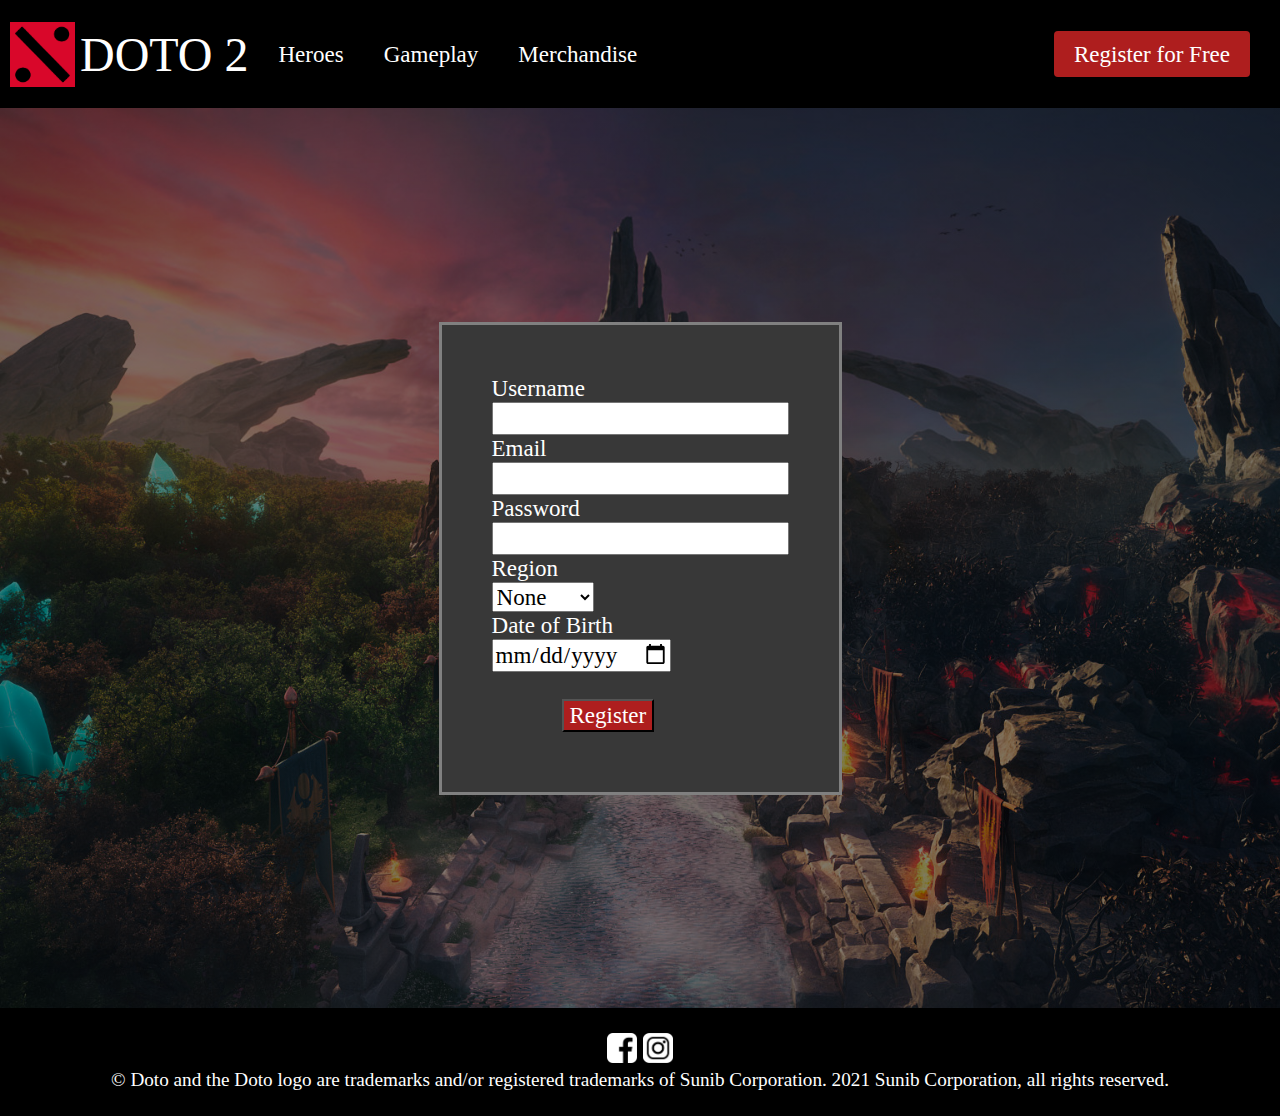
<file: docs/register.html>
<!DOCTYPE html>
<html lang="en">
<head>
    <meta charset="UTF-8">
    <meta http-equiv="X-UA-Compatible" content="IE=edge">
    <meta name="viewport" content="width=device-width, initial-scale=1.0">
    <title>Doto 2 Register</title>
    <link rel="icon" href="Assets/favdoto2.ico">
    <link rel="stylesheet" href="register.css">
    <link href="//db.onlinewebfonts.com/c/f3258385782c4c96aa24fe8b5d5f9782?family=Old+English+Text+MT" rel="stylesheet"
        type="text/css" />
    <link href="//db.onlinewebfonts.com/c/78d7bdc55148aaa3307a1e8ad735c40f?family=Goudy+Old+Style" rel="stylesheet"
        type="text/css" />
</head>
<body>
    <div id="header">
        <div class="logo">
            <a id="home" href="homepage.html"><img id="logoImg" src="Assets/Doto2-Logo.png" alt="Logo doto2">DOTO 2</a>
        </div>
        <div class="nav" id="navrespon1">
            <a href="heroes.html">Heroes</a>
        </div>
        <div class="nav" id="navrespon4">
            <a href="gameplay.html">Gameplay</a>
        </div>
        <div class="nav-merchandise" id="navrespon2">
            <a href="#">Merchandise</a>
            <div class="merchandise-dropdown">
                <div class="menu-merchandise">
                    <a href="apparels.html">Apparels</a>
                </div>
                <div class="menu-merchandise">
                    <a href="collectibles.html">Collectibles</a>
                </div>
            </div>
        </div>
        <div class="regisnav" id="navrespon3">
            <a href="register.html">Register for Free</a>
        </div>

        <a class="burgernav" href="#" onclick="responsive()">
            <div class="burger"></div>
            <div class="burger"></div>
            <div class="burger"></div>
        </a>
    </div>

    <div class="content">

        <div class="form-container">
            <form id= "register-form" action="homepage.html" onsubmit="registerData(event)">
                Username
                <br>
                <input type="text" id="username">
                <br>
                Email
                <br>
                <input type="text" id="email">
                <br>
                Password
                <br>
                <input type="password" id="password">
                <br>
                Region
                <br>
                <select id="region">
                    <option value="">None</option>
                    <option value="Asia">Asia</option>
                    <option value="Europe">Europe</option>
                    <option value="America">America</option>
                    <option value="Africa">Africa</option>
                </select>
                <br>
                Date of Birth
                <br>
                <input type="date" id="dob">
                <br>
                <br>
                <button type="submit" id="register-button">Register</button>
                <div id="errornotif"></div>

            </form>
        </div>

    </div>

    <div id="footer">
        <div class="sosmed">
            <a href="https://www.facebook.com/"> <img src="Assets/logo_facebook.png" alt="Logo Facebook"></a>
            <a href="https://www.instagram.com/"> <img id="insta" src="Assets/logo_instagram.png"
                    alt="Logo Instagram"></a>
        </div>
        <div class="copyright">
            <p>© Doto and the Doto logo are trademarks and/or registered trademarks of Sunib Corporation. 2021 Sunib
                Corporation, all rights reserved.</p>
        </div>
    </div>


    <script src="register&respons.js"></script>

</body>
</html>
</file>
<file: docs/homepage.css>
*{
    margin: 0;
    text-decoration: none;
    font-family: "Goudy Old Style";
    color: white;
    font-size: 1.2rem;
}

body, html{
    height: 100%;
}

#header{
    display: flex;
    background-color: black;
    height: 12vh;
    justify-content: flex-start;
    align-items: center;
}

#home{
    font-family: "Old English Text MT";
    display: flex;
    align-items: center;
    font-size: 2.5rem;
}

.logo{
    margin: 0px 10px;
}

#logoImg{
    height: 65px;
    width: 65px;
    margin-right: 5px;
}

.nav{
    margin : 0px 10px;
    padding: 30px 0px; 
}

.nav:hover{
    transition: 0.5s;
    background-color: #ae1e1e;
}

.nav a{
    padding: 20px 10px;
}

.nav-merchandise{
    margin : 0px 10px;
    padding: 30px 0px; 
    position: relative;
    display: inline-block;
}

.nav-merchandise a{
    padding: 20px 10px;
}

.nav-merchandise:hover{
    transition: 0.5s;
    background-color: #ae1e1e;
}

.merchandise-dropdown{
    margin-top: 30px;
    display: none;
    position: absolute;
    background-color: black;
    padding: 5px;
    z-index: 1;
    flex-wrap: wrap;
}

.menu-merchandise{
    padding: 10px 0px;
}

.menu-merchandise:hover{
    transition: 0.5s;
    background-color: #ae1e1e;
}

.nav-merchandise:hover .merchandise-dropdown{
    display: block;
}

.regisnav{
    margin : 0px 30px;
    position: absolute;
    right: 0;
}

.regisnav a{
    background-color: #ae1e1e;
    padding: 10px 20px;
    border-radius: 4px;
    transition: 0.5s;
}

.regisnav a:hover{
    padding: 15px 25px;
}

.burgernav{
    display: none;
}

.burger{
    width: 35px;
    height: 5px;
    border-radius: 5px;
    background-color: white;
    margin: 6px 0;
}

.content1{
    background-image: linear-gradient(rgba(0, 0, 0, 0.219), rgba(0, 0, 0, 0.164)), url("Assets/doto2_homepage_content.jpg");
    background-position: center top;
    background-repeat: no-repeat;
    background-size: cover;
    min-height: 88vh;
    text-align: center;
}

.content1 p{
    margin: 0px 25vw;
    font-size: 2rem;
    padding-top: 8vh;
}

#deskripsicontent1{
    padding-top: 5vh;
    margin-bottom: 80px;
}

#judulcontent1{
    font-size: 4rem;
}

.content1 a{
    background-color: #ae1e1e;
    padding: 10px 50px;
    border-radius: 4px;
    transition: 0.5s;
}

.content1 a:hover{
    padding: 15px 55px;
}

.content2{
    background-image: linear-gradient(rgba(0, 0, 0, 0.5), rgba(0, 0, 0, 0.5)), url("Assets/doto2_homepage_content2.jpg");
    background-position: center;
    background-repeat: no-repeat;
    background-size: cover;
    min-height: 100vh;
    display: flex;
    align-items: center;
    justify-content: center;
    flex-wrap: wrap;
    text-align: center;
}

.content2 p{
    font-size: 2rem;
}

#content2-text2{
    margin-bottom: 50px;
}

.slider-content2{
    overflow: hidden;
    width: 960px;
    height: 540px;
    align-items: center;
    justify-content: center;
}


#container-content2{
    display: flex;
    flex-wrap: nowrap;
    position: relative;
    transition: 1.2s;
}

#container-content2 img{
    width: 960px;
    height: 540px;
}

#next, #previous{
    color: gold;
    background-color: gray;
    border: none;
    font-size: 2rem;
    padding: 5px 10px;
    transition: 0.7s;
    align-items: center;
    justify-content: center;
}

#footer{
    display: flex;
    flex-wrap: wrap;
    background-color: black;
    height: 12vh;
    text-align: center;
    align-items: center;
    justify-content: center;
    flex-direction: column;
}

.sosmed img{
    height: 30px;
    width: 30px;
}

.copyright p{
    font-size: 1rem;
}

@media screen and (max-width:800px){


    .burgernav{
        display: block;
        position: absolute;
        right: 0;
        margin: 20px 30px;
    }

    #header{
        display: flex;
        flex-direction: column;
        align-items: baseline;
        padding-top: 20px;
    }

    .logo{
        margin-bottom: 24.5px;
    }

    .nav, .nav-merchandise{
        position: relative;
        width: 100%;
        background-color: black;
        margin: 0px;
        display: none;
    }

    .nav a{
        padding-right: 700px;
        padding-top: 30px;
        padding-bottom: 30px;
    }

    .regisnav{
        position: relative;
        width: 100%;
        background-color: black;
        margin: 0px;
        padding: 30px 0px; 
        display: inline-block;
        display: none;
    }

    .regisnav:hover{
        background-color: #ae1e1e;
    }

    .regisnav a{
        background-color: inherit;
        padding: 20px 10px;
        border-radius: 0px;
        transition: 0s;
    }
    
    .regisnav a:hover{
        padding: 20px 10px;
    }

    .merchandise-dropdown{
        margin-top: 30px;
        display: none;
        position: relative;
        background-color: black;
        padding: 5px;
        z-index: 1;
        flex-wrap: wrap;
    }

    .menu-merchandise a{
        padding-right: 700px;
        padding-top: 10px;
        padding-bottom: 10px;
    }
    
    .slider-content2{
        overflow: hidden;
        width: 480px;
        height: 270px;
        align-items: center;
        justify-content: center;
    }
    
    #container-content2 img{
        width: 480px;
        height: 270px;
    }

    .content1 p{
        font-size: 1.5rem;
    }

    #judulcontent1{
        font-size: 3rem;
    }

    .content2 p{
        font-size: 1.7rem;
    }
}

@media screen and (max-width: 800px){
    .nav.responsive{
        display: block;
    }
    .nav-merchandise.responsive{
        display: block;
    }
    .regisnav.responsive{
        display: block;
    }
}
</file>
<file: docs/apparels.css>
*{
    margin: 0;
    text-decoration: none;
    font-family: "Goudy Old Style";
    color: white;
    font-size: 1.2rem;
}

body, html{
    height: 100%;
}

#header{
    display: flex;
    background-color: black;
    height: 12vh;
    justify-content: flex-start;
    align-items: center;
}

#home{
    font-family: "Old English Text MT";
    display: flex;
    align-items: center;
    font-size: 2.5rem;
}

.logo{
    margin: 0px 10px;
}

#logoImg{
    height: 65px;
    width: 65px;
    margin-right: 5px;
}

.nav{
    margin : 0px 10px;
    padding: 30px 0px; 
}

.nav:hover{
    transition: 0.5s;
    background-color: #ae1e1e;
}

.nav a{
    padding: 20px 10px;
}

#nav-active{
    background-color: #ae1e1e;
}

.nav-merchandise{
    margin : 0px 10px;
    padding: 30px 0px; 
    position: relative;
    display: inline-block;
}

.nav-merchandise a{
    padding: 20px 10px;
}

.nav-merchandise:hover{
    transition: 0.5s;
    background-color: #ae1e1e;
}

.merchandise-dropdown{
    margin-top: 30px;
    display: none;
    position: absolute;
    background-color: black;
    padding: 5px;
    z-index: 1;
    flex-wrap: wrap;
}

.menu-merchandise{
    padding: 10px 0px;
}

.menu-merchandise:hover{
    transition: 0.5s;
    background-color: #ae1e1e;
}

.nav-merchandise:hover .merchandise-dropdown{
    display: block;
}

.regisnav{
    margin : 0px 30px;
    position: absolute;
    right: 0;
}

.regisnav a{
    background-color: #ae1e1e;
    padding: 10px 20px;
    border-radius: 4px;
    transition: 0.5s;
}

.regisnav a:hover{
    padding: 15px 25px;
}

.burgernav{
    display: none;
}

.burger{
    width: 35px;
    height: 5px;
    border-radius: 5px;
    background-color: white;
    margin: 6px 0;
}

.content{
    background-image: linear-gradient(rgba(0, 0, 0, 0.5), rgba(0, 0, 0, 0.5)), url("Assets/doto2_homepage_content2.jpg");
    height: 125vh;
    background-repeat: no-repeat;
    background-size: cover;
    background-position: center;
}

.content h3{
    text-align: center;
    padding: 10px;
    font-size: 2rem;
}

.content-container{
    display: flex;
    justify-content: space-around;
}

.content-box{
    border-style: groove;
    border-color: lightblue;
    margin: 50px;
    border-radius: 5px;
}

.content-box:hover{
    border-color: goldenrod;
}

.content-desc{
    height: 125px;
    width: 200px;
    background-color: rgba(172, 168, 168, 0.836);
    text-align: center;
}

.content-desc h4{
    color: black;
    font-size: 1.15rem;
    margin: 0px 5px 5px 5px;
}

.content-pic{
    height: 200px;
    width: 200px;
    transition: 1.5s;

}

.content-pic img{
    height: 200px;
    width: 200px;
}

.content-pic:hover{
    transform: scale(1.6);
}

#spectre-price{
    text-decoration: line-through;
}

#lina-price{
    text-decoration: line-through;
}

#sf-price{
    text-decoration: line-through;
}

#footer{
    display: flex;
    flex-wrap: wrap;
    background-color: black;
    height: 12vh;
    text-align: center;
    align-items: center;
    justify-content: center;
    flex-direction: column;
}

.sosmed img{
    height: 30px;
    width: 30px;
}

.copyright p{
    font-size: 1rem;
}

@media screen and (max-width:800px){

    .burgernav{
        display: block;
        position: absolute;
        right: 0;
        margin: 20px 30px;
    }

    #header{
        display: flex;
        flex-direction: column;
        align-items: baseline;
        padding-top: 20px;
    }

    .logo{
        margin-bottom: 24.5px;
    }

    .nav, .nav-merchandise{
        position: relative;
        width: 100%;
        background-color: black;
        margin: 0px;
        display: none;
    }

    .nav a{
        padding-right: 700px;
        padding-top: 30px;
        padding-bottom: 30px;
    }

    .regisnav{
        position: relative;
        width: 100%;
        background-color: black;
        margin: 0px;
        padding: 30px 0px; 
        display: inline-block;
        display: none;
    }

    .regisnav:hover{
        background-color: #ae1e1e;
    }

    .regisnav a{
        background-color: inherit;
        padding: 20px 10px;
        border-radius: 0px;
        transition: 0s;
    }
    
    .regisnav a:hover{
        padding: 20px 10px;
    }

    .merchandise-dropdown{
        margin-top: 30px;
        display: none;
        position: relative;
        background-color: black;
        padding: 5px;
        z-index: 1;
        flex-wrap: wrap;
    }

    .menu-merchandise a{
        padding-right: 700px;
        padding-top: 10px;
        padding-bottom: 10px;
    }

    .content{
        min-height: 250vh;
    }
    
    .content-container{
        display: flex;
        flex-wrap: wrap;
    }

}

@media screen and (max-width: 800px){
    .nav.responsive{
        display: block;
    }
    .nav-merchandise.responsive{
        display: block;
    }
    .regisnav.responsive{
        display: block;
    }
}
</file>
<file: docs/collectibles.css>
*{
    margin: 0;
    text-decoration: none;
    font-family: "Goudy Old Style";
    color: white;
    font-size: 1.2rem;
}

body, html{
    height: 100%;
}

#header{
    display: flex;
    background-color: black;
    height: 12vh;
    justify-content: flex-start;
    align-items: center;
}

#home{
    font-family: "Old English Text MT";
    display: flex;
    align-items: center;
    font-size: 2.5rem;
}

.logo{
    margin: 0px 10px;
}

#logoImg{
    height: 65px;
    width: 65px;
    margin-right: 5px;
}

.nav{
    margin : 0px 10px;
    padding: 30px 0px; 
}

.nav:hover{
    transition: 0.5s;
    background-color: #ae1e1e;
}

.nav a{
    padding: 20px 10px;
}

#nav-active{
    background-color: #ae1e1e;
}

.nav-merchandise{
    margin : 0px 10px;
    padding: 30px 0px; 
    position: relative;
    display: inline-block;
}

.nav-merchandise a{
    padding: 20px 10px;
}

.nav-merchandise:hover{
    transition: 0.5s;
    background-color: #ae1e1e;
}

.merchandise-dropdown{
    margin-top: 30px;
    display: none;
    position: absolute;
    background-color: black;
    padding: 5px;
    z-index: 1;
    flex-wrap: wrap;
}

.menu-merchandise{
    padding: 10px 0px;
}

.menu-merchandise:hover{
    transition: 0.5s;
    background-color: #ae1e1e;
}

.nav-merchandise:hover .merchandise-dropdown{
    display: block;
}

.regisnav{
    margin : 0px 30px;
    position: absolute;
    right: 0;
}

.regisnav a{
    background-color: #ae1e1e;
    padding: 10px 20px;
    border-radius: 4px;
    transition: 0.5s;
}

.regisnav a:hover{
    padding: 15px 25px;
}

.burgernav{
    display: none;
}

.burger{
    width: 35px;
    height: 5px;
    border-radius: 5px;
    background-color: white;
    margin: 6px 0;
}

.content{
    background-image: linear-gradient(rgba(0, 0, 0, 0.5), rgba(0, 0, 0, 0.5)), url("Assets/doto2_homepage_content2.jpg");
    height: 125vh;
    background-repeat: no-repeat;
    background-size: cover;
    background-position: center;
}

.content h3{
    text-align: center;
    padding: 10px;
    font-size: 2rem;
}

.content-container{
    display: flex;
    justify-content: space-around;
}

.content-box{
    border-style: groove;
    border-color: lightblue;
    margin: 50px;
    border-radius: 5px;
}

.content-box:hover{
    border-color: goldenrod;
}

.content-desc{
    height: 125px;
    width: 200px;
    background-color: rgba(172, 168, 168, 0.836);
    text-align: center;
}

.content-desc h4{
    color: black;
    font-size: 1.15rem;
    margin: 0px 5px 5px 5px;
}

.content-pic{
    height: 200px;
    width: 200px;
    transition: 1.5s;
}

.content-pic img{
    height: 200px;
    width: 200px;
}

.content-pic:hover{
    transform: scale(1.6);
}

#footer{
    display: flex;
    flex-wrap: wrap;
    background-color: black;
    height: 12vh;
    text-align: center;
    align-items: center;
    justify-content: center;
    flex-direction: column;
}

.sosmed img{
    height: 30px;
    width: 30px;
}

.copyright p{
    font-size: 1rem;
}

@media screen and (max-width:800px){

    .burgernav{
        display: block;
        position: absolute;
        right: 0;
        margin: 20px 30px;
    }

    #header{
        display: flex;
        flex-direction: column;
        align-items: baseline;
        padding-top: 20px;
    }

    .logo{
        margin-bottom: 24.5px;
    }

    .nav, .nav-merchandise{
        position: relative;
        width: 100%;
        background-color: black;
        margin: 0px;
        display: none;
    }

    .nav a{
        padding-right: 700px;
        padding-top: 30px;
        padding-bottom: 30px;
    }

    .regisnav{
        position: relative;
        width: 100%;
        background-color: black;
        margin: 0px;
        padding: 30px 0px; 
        display: inline-block;
        display: none;
    }

    .regisnav:hover{
        background-color: #ae1e1e;
    }

    .regisnav a{
        background-color: inherit;
        padding: 20px 10px;
        border-radius: 0px;
        transition: 0s;
    }
    
    .regisnav a:hover{
        padding: 20px 10px;
    }

    .merchandise-dropdown{
        margin-top: 30px;
        display: none;
        position: relative;
        background-color: black;
        padding: 5px;
        z-index: 1;
        flex-wrap: wrap;
    }

    .menu-merchandise a{
        padding-right: 700px;
        padding-top: 10px;
        padding-bottom: 10px;
    }

    .content{
        min-height: 250vh;
    }
    
    .content-container{
        display: flex;
        flex-wrap: wrap;
    }

}

@media screen and (max-width: 800px){
    .nav.responsive{
        display: block;
    }
    .nav-merchandise.responsive{
        display: block;
    }
    .regisnav.responsive{
        display: block;
    }
}
</file>
<file: docs/gameplay.css>
*{
    margin: 0;
    text-decoration: none;
    font-family: "Goudy Old Style";
    color: white;
    font-size: 1.2rem;
}

body, html{
    height: 100%;
}

#header{
    display: flex;
    background-color: black;
    height: 12vh;
    justify-content: flex-start;
    align-items: center;
}

#home{
    font-family: "Old English Text MT";
    display: flex;
    align-items: center;
    font-size: 2.5rem;
}

.logo{
    margin: 0px 10px;
}

#logoImg{
    height: 65px;
    width: 65px;
    margin-right: 5px;
}

.nav{
    margin : 0px 10px;
    padding: 30px 0px; 
}

.nav:hover{
    transition: 0.5s;
    background-color: #ae1e1e;
}

.nav a{
    padding: 20px 10px;
}

#nav-active{
    background-color: #ae1e1e;
}

.nav-merchandise{
    margin : 0px 10px;
    padding: 30px 0px; 
    position: relative;
    display: inline-block;
}

.nav-merchandise a{
    padding: 20px 10px;
}

.nav-merchandise:hover{
    transition: 0.5s;
    background-color: #ae1e1e;
}

.merchandise-dropdown{
    margin-top: 30px;
    display: none;
    position: absolute;
    background-color: black;
    padding: 5px;
    z-index: 1;
    flex-wrap: wrap;
}

.menu-merchandise{
    padding: 10px 0px;
}

.menu-merchandise:hover{
    transition: 0.5s;
    background-color: #ae1e1e;
}

.nav-merchandise:hover .merchandise-dropdown{
    display: block;
}

.regisnav{
    margin : 0px 30px;
    position: absolute;
    right: 0;
}

.regisnav a{
    background-color: #ae1e1e;
    padding: 10px 20px;
    border-radius: 4px;
    transition: 0.5s;
}

.regisnav a:hover{
    padding: 15px 25px;
}

.burgernav{
    display: none;
}

.burger{
    width: 35px;
    height: 5px;
    border-radius: 5px;
    background-color: white;
    margin: 6px 0;
}

.content{
    background-image: linear-gradient(rgba(0, 0, 0, 0.5), rgba(0, 0, 0, 0.5)), url("Assets/doto2_homepage_content2.jpg");
    height: 100vh;
    background-repeat: no-repeat;
    background-size: cover;
    background-position: center;
}

.gameplaypic{
    display: flex;
    justify-content: space-around;
}

.gppic{
    width: 250px;
    height: 175px;
    margin: 50px 0px;
}

.gppic img{
    width: 250px;
    height: 175px;
}

#ancient{
    border-style: groove;
    border-color: gray;
}

#ancient:hover{
    border-color: goldenrod;
    cursor: pointer;
}

#tower{
    border-style: groove;
    border-color: gray;
}

#tower:hover{
    border-color: goldenrod;
    cursor: pointer;
}

#barracks{
    border-style: groove;
    border-color: gray;
}

#barracks:hover{
    border-color: goldenrod;
    cursor: pointer;
}

#creep{
    background-image: linear-gradient(rgba(0, 0, 0, 0.5), rgba(0, 0, 0, 0.5)), url("Assets/doto2_tower.png");
    border-style: groove;
    border-color: gray;
}

#creep:hover{
    border-color: goldenrod;
    cursor: pointer;
}

#roshan{
    background-image: linear-gradient(rgba(0, 0, 0, 0.5), rgba(0, 0, 0, 0.5)), url("Assets/doto2_barracks.png");
    background-position: bottom;
    border-style: groove;
    border-color: gray;
}

#roshan:hover{
    border-color: goldenrod;
    cursor: pointer;
}

.gameplaydesc{
    background-color: rgb(56, 56, 56);
    justify-content: center;
    margin: 30px 100px;
    text-align: justify;
    font-size: 1.05rem;
    border-style: solid;
    border-color: black;
    border-radius: 10px;
    text-align: center;
    filter: brightness(90%);
}

.gpdescObj h3{
    font-size: 1.8rem;
}

.gpdesc1{
    display: none;
}

.gpdesc1 h3{
    font-size: 1.8rem;
}

.gpdesc2{
    display: none;
}

.gpdesc2 h3{
    font-size: 1.8rem;
}

.gpdesc3{
    display: none;
}

.gpdesc3 h3{
    font-size: 1.8rem;
}

.gpdesc4{
    display: none;
}

.gpdesc4 h3{
    font-size: 1.8rem;
}

.gpdesc5{
    display: none;
}

.gpdesc5 h3{
    font-size: 1.8rem;
}

#footer{
    display: flex;
    flex-wrap: wrap;
    background-color: black;
    height: 12vh;
    text-align: center;
    align-items: center;
    justify-content: center;
    flex-direction: column;
}

.sosmed img{
    height: 30px;
    width: 30px;
}

.copyright p{
    font-size: 1rem;
}

@media screen and (max-width:800px){

    .burgernav{
        display: block;
        position: absolute;
        right: 0;
        margin: 20px 30px;
    }

    #header{
        display: flex;
        flex-direction: column;
        align-items: baseline;
        padding-top: 20px;
    }

    .logo{
        margin-bottom: 24.5px;
    }

    .nav, .nav-merchandise{
        position: relative;
        width: 100%;
        background-color: black;
        margin: 0px;
        display: none;
    }

    .nav a{
        padding-right: 700px;
        padding-top: 30px;
        padding-bottom: 30px;
    }

    .regisnav{
        position: relative;
        width: 100%;
        background-color: black;
        margin: 0px;
        padding: 30px 0px; 
        display: inline-block;
        display: none;
    }

    .regisnav:hover{
        background-color: #ae1e1e;
    }

    .regisnav a{
        background-color: inherit;
        padding: 20px 10px;
        border-radius: 0px;
        transition: 0s;
    }
    
    .regisnav a:hover{
        padding: 20px 10px;
    }

    .merchandise-dropdown{
        margin-top: 30px;
        display: none;
        position: relative;
        background-color: black;
        padding: 5px;
        z-index: 1;
        flex-wrap: wrap;
    }

    .menu-merchandise a{
        padding-right: 700px;
        padding-top: 10px;
        padding-bottom: 10px;
    }

    .content{
        background-image: linear-gradient(rgba(0, 0, 0, 0.5), rgba(0, 0, 0, 0.5)), url("Assets/doto2_homepage_content2.jpg");
        height: 230vh;
        background-repeat: no-repeat;
        background-size: cover;
        background-position: center;
    }

    .gameplaypic{
        display: flex;
        flex-wrap: wrap;
    }

}

@media screen and (max-width: 800px){
    .nav.responsive{
        display: block;
    }
    .nav-merchandise.responsive{
        display: block;
    }
    .regisnav.responsive{
        display: block;
    }
}
</file>
<file: docs/heroes.css>
*{
    margin: 0;
    text-decoration: none;
    font-family: "Goudy Old Style";
    color: white;
    font-size: 1.2rem;
}

body, html{
    height: 100%;
}

#header{
    display: flex;
    background-color: black;
    height: 12vh;
    justify-content: flex-start;
    align-items: center;
}

#home{
    font-family: "Old English Text MT";
    display: flex;
    align-items: center;
    font-size: 2.5rem;
}

.logo{
    margin: 0px 10px;
}

#logoImg{
    height: 65px;
    width: 65px;
    margin-right: 5px;
}

.nav{
    margin : 0px 10px;
    padding: 30px 0px; 
}

.nav:hover{
    transition: 0.5s;
    background-color: #ae1e1e;
}

.nav a{
    padding: 20px 10px;
}

#nav-active{
    background-color: #ae1e1e;
}

.nav-merchandise{
    margin : 0px 10px;
    padding: 30px 0px; 
    position: relative;
    display: inline-block;
}

.nav-merchandise a{
    padding: 20px 10px;
}

.nav-merchandise:hover{
    transition: 0.5s;
    background-color: #ae1e1e;
}

.merchandise-dropdown{
    margin-top: 30px;
    display: none;
    position: absolute;
    background-color: black;
    padding: 5px;
    z-index: 1;
    flex-wrap: wrap;
}

.menu-merchandise{
    padding: 10px 0px;
}

.menu-merchandise:hover{
    transition: 0.5s;
    background-color: #ae1e1e;
}

.nav-merchandise:hover .merchandise-dropdown{
    display: block;
}

.regisnav{
    margin : 0px 30px;
    position: absolute;
    right: 0;
}

.regisnav a{
    background-color: #ae1e1e;
    padding: 10px 20px;
    border-radius: 4px;
    transition: 0.5s;
}

.regisnav a:hover{
    padding: 15px 25px;
}

.burgernav{
    display: none;
}

.burger{
    width: 35px;
    height: 5px;
    border-radius: 5px;
    background-color: white;
    margin: 6px 0;
}

.content{
    background-image: linear-gradient(rgba(0, 0, 0, 0.5), rgba(0, 0, 0, 0.5)), url("Assets/doto2_homepage_content2.jpg");
    background-position: center;
    background-repeat: no-repeat;
    background-size: cover;
    min-height: 100vh;
}

.hero{
    display: flex;
    justify-content: space-around;
    align-items: center;
    padding: 50px;
}

.hero img{
    width: 300px;
    height: 200px;
    margin-top: 10px;
}

.hero-container{
    text-align: center;
}

.skill-box{
    display: flex;
    flex-direction: row;
    justify-content: center;
}

.skill img{
    height: 50px;
    width: 50px;
    margin: 10px 10px 10px 0px;
    border-style: inset;
    transition: 0.5s;
}

.skill img:hover{
    transform: scale(1.3);
}

.skill-desc{
    background-color: rgb(56, 56, 56);
    width: 300px;
    height: 200px;
    text-align: justify;
    font-size: 10px;
    border-style: double;
    border-color: black;
}

#lcDesc1{
    display: none;
}

#lcDesc1 p{
    font-size: 1.05rem;
    margin-top: 10px;
}

#lcDesc2{
    display: none;
}

#lcDesc2 p{
    font-size: 1.05rem;
    margin-top: 10px;
}

#lcDesc3{
    display: none;
}

#lcDesc3 p{
    font-size: 1.05rem;
    margin-top: 10px;
}

#lcDesc4{
    display: none;
}

#lcDesc4 p{
    font-size: 1.05rem;
    margin-top: 10px;
}

#juggerDesc1{
    display: none;
}

#juggerDesc1 p{
    font-size: 1.05rem;
    margin-top: 10px;
}

#juggerDesc2{
    display: none;
}

#juggerDesc2 p{
    font-size: 1.05rem;
    margin-top: 10px;
}

#juggerDesc3{
    display: none;
}

#juggerDesc3 p{
    font-size: 1.05rem;
    margin-top: 10px;
}

#juggerDesc4{
    display: none;
}

#juggerDesc4 p{
    font-size: 1.05rem;
    margin-top: 10px;
}

#cmDesc1{
    display: none;
}

#cmDesc1 p{
    font-size: 1.05rem;
    margin-top: 10px;
}

#cmDesc2{
    display: none;
}

#cmDesc2 p{
    font-size: 1.05rem;
    margin-top: 10px;
}

#cmDesc3{
    display: none;
}

#cmDesc3 p{
    font-size: 1.05rem;
    margin-top: 10px;
}

#cmDesc4{
    display: none;
}

#cmDesc4 p{
    font-size: 1.05rem;
    margin-top: 10px;
}

#paDesc1{
    display: none;
}

#paDesc1 p{
    font-size: 1.05rem;
    margin-top: 10px;
}

#paDesc2{
    display: none;
}

#paDesc2 p{
    font-size: 1.05rem;
    margin-top: 10px;
}

#paDesc3{
    display: none;
}

#paDesc3 p{
    font-size: 1.05rem;
    margin-top: 10px;
}

#paDesc4{
    display: none;
}

#paDesc4 p{
    font-size: 1.05rem;
    margin-top: 10px;
}

#sfDesc1{
    display: none;
}

#sfDesc1 p{
    font-size: 1.05rem;
    margin-top: 10px;
}

#sfDesc2{
    display: none;
}

#sfDesc2 p{
    font-size: 1.05rem;
    margin-top: 10px;
}

#sfDesc3{
    display: none;
}

#sfDesc3 p{
    font-size: 1.05rem;
    margin-top: 10px;
}

#sfDesc4{
    display: none;
}

#sfDesc4 p{
    font-size: 1.05rem;
    margin-top: 10px;
}

#zeusDesc1{
    display: none;
}

#zeusDesc1 p{
    font-size: 1.05rem;
    margin-top: 10px;
}

#zeusDesc2{
    display: none;
}

#zeusDesc2 p{
    font-size: 1.05rem;
    margin-top: 10px;
}

#zeusDesc3{
    display: none;
}

#zeusDesc3 p{
    font-size: 1.05rem;
    margin-top: 10px;
}

#zeusDesc4{
    display: none;
}

#zeusDesc4 p{
    font-size: 1.05rem;
    margin-top: 10px;
}

#footer{
    display: flex;
    flex-wrap: wrap;
    background-color: black;
    height: 12vh;
    text-align: center;
    align-items: center;
    justify-content: center;
    flex-direction: column;
}

.sosmed img{
    height: 30px;
    width: 30px;
}

.copyright p{
    font-size: 1rem;
}

@media screen and (max-width:800px){


    .burgernav{
        display: block;
        position: absolute;
        right: 0;
        margin: 20px 30px;
    }

    #header{
        display: flex;
        flex-direction: column;
        align-items: baseline;
        padding-top: 20px;
    }

    .logo{
        margin-bottom: 24.5px;
    }

    .nav, .nav-merchandise{
        position: relative;
        width: 100%;
        background-color: black;
        margin: 0px;
        display: none;
    }

    .nav a{
        padding-right: 700px;
        padding-top: 30px;
        padding-bottom: 30px;
    }

    .regisnav{
        position: relative;
        width: 100%;
        background-color: black;
        margin: 0px;
        padding: 30px 0px; 
        display: inline-block;
        display: none;
    }

    .regisnav:hover{
        background-color: #ae1e1e;
    }

    .regisnav a{
        background-color: inherit;
        padding: 20px 10px;
        border-radius: 0px;
        transition: 0s;
    }
    
    .regisnav a:hover{
        padding: 20px 10px;
    }

    .merchandise-dropdown{
        margin-top: 30px;
        display: none;
        position: relative;
        background-color: black;
        padding: 5px;
        z-index: 1;
        flex-wrap: wrap;
    }

    .menu-merchandise a{
        padding-right: 700px;
        padding-top: 10px;
        padding-bottom: 10px;
    }
    
    .hero{
        display: flex;
        flex-wrap: wrap;
    }

}

@media screen and (max-width: 800px){
    .nav.responsive{
        display: block;
    }
    .nav-merchandise.responsive{
        display: block;
    }
    .regisnav.responsive{
        display: block;
    }
}
</file>
<file: docs/register.css>
*{
    margin: 0;
    text-decoration: none;
    font-family: "Goudy Old Style";
    color: white;
    font-size: 1.2rem;
}

body, html{
    height: 100%;
}

#header{
    display: flex;
    background-color: black;
    height: 12vh;
    justify-content: flex-start;
    align-items: center;
}

#home{
    font-family: "Old English Text MT";
    display: flex;
    align-items: center;
    font-size: 2.5rem;
}

.logo{
    margin: 0px 10px;
}

#logoImg{
    height: 65px;
    width: 65px;
    margin-right: 5px;
}

.nav{
    margin : 0px 10px;
    padding: 30px 0px; 
}

.nav:hover{
    transition: 0.5s;
    background-color: #ae1e1e;
}

.nav a{
    padding: 20px 10px;
}

.nav-merchandise{
    margin : 0px 10px;
    padding: 30px 0px; 
    position: relative;
    display: block;
}

.nav-merchandise a{
    padding: 20px 10px;
}

.nav-merchandise:hover{
    transition: 0.5s;
    background-color: #ae1e1e;
}

.merchandise-dropdown{
    margin-top: 30px;
    display: none;
    position: absolute;
    background-color: black;
    padding: 5px;
    z-index: 1;
    flex-wrap: wrap;
}

.menu-merchandise{
    padding: 10px 0px;
}

.menu-merchandise:hover{
    transition: 0.5s;
    background-color: #ae1e1e;
}

.nav-merchandise:hover .merchandise-dropdown{
    display: block;
}

.regisnav{
    margin : 0px 30px;
    position: absolute;
    right: 0;
}

.regisnav a{
    background-color: #ae1e1e;
    padding: 10px 20px;
    border-radius: 4px;
    transition: 0.5s;
}

.regisnav a:hover{
    padding: 15px 25px;
}

.burgernav{
    display: none;
}

.burger{
    width: 35px;
    height: 5px;
    border-radius: 5px;
    background-color: white;
    margin: 6px 0;
}

.content{
    background-image: linear-gradient(rgba(0, 0, 0, 0.5), rgba(0, 0, 0, 0.5)), url("Assets/doto2_homepage_content2.jpg");
    height: 100vh;
    background-repeat: no-repeat;
    background-size: cover;
    background-position: center;
    display: flex;
    justify-content: center;
    align-items: center;
}

.form-container{
    border-style: solid;
    border-color: gray;
    padding: 50px;
    background-color: rgb(56, 56, 56);
}

#username{
    color: black;
}

#email{
    color: black;
}

#password{
    color: black;
}

#region{
    color: black;
}

#region option{
    color: black;
}

#dob{
    color: black;
}

#register-button{
    background-color: #ae1e1e;
    margin: 0px 70px;
}

#register-button:hover{
    cursor: pointer;
    border-color: goldenrod;
}

#errornotif{
    margin-top: 10px;
    color: red;
    font-size: 1rem;
    width: 236px;
}

#footer{
    display: flex;
    flex-wrap: wrap;
    background-color: black;
    height: 12vh;
    text-align: center;
    align-items: center;
    justify-content: center;
    flex-direction: column;
}

.sosmed img{
    height: 30px;
    width: 30px;
}

.copyright p{
    font-size: 1rem;
}

@media screen and (max-width:800px){


    .burgernav{
        display: block;
        position: absolute;
        right: 0;
        margin: 20px 30px;
    }

    #header{
        display: flex;
        flex-direction: column;
        align-items: baseline;
        padding-top: 20px;
    }

    .logo{
        margin-bottom: 24.5px;
    }

    .nav, .nav-merchandise{
        position: relative;
        width: 100%;
        background-color: black;
        margin: 0px;
        display: none;
    }

    .nav a{
        padding-right: 700px;
        padding-top: 30px;
        padding-bottom: 30px;
    }

    .regisnav{
        position: relative;
        width: 100%;
        background-color: black;
        margin: 0px;
        padding: 30px 0px; 
        display: inline-block;
        display: none;
    }

    .regisnav:hover{
        background-color: #ae1e1e;
    }

    .regisnav a{
        background-color: inherit;
        padding: 20px 10px;
        border-radius: 0px;
        transition: 0s;
    }
    
    .regisnav a:hover{
        padding: 20px 10px;
    }

    .merchandise-dropdown{
        margin-top: 30px;
        display: none;
        position: relative;
        background-color: black;
        padding: 5px;
        z-index: 1;
        flex-wrap: wrap;
    }

    .menu-merchandise a{
        padding-right: 700px;
        padding-top: 10px;
        padding-bottom: 10px;
    }
    
}

@media screen and (max-width: 800px){
    .nav.responsive{
        display: block;
    }
    .nav-merchandise.responsive{
        display: block;
    }
    .regisnav.responsive{
        display: block;
    }
}
</file>
